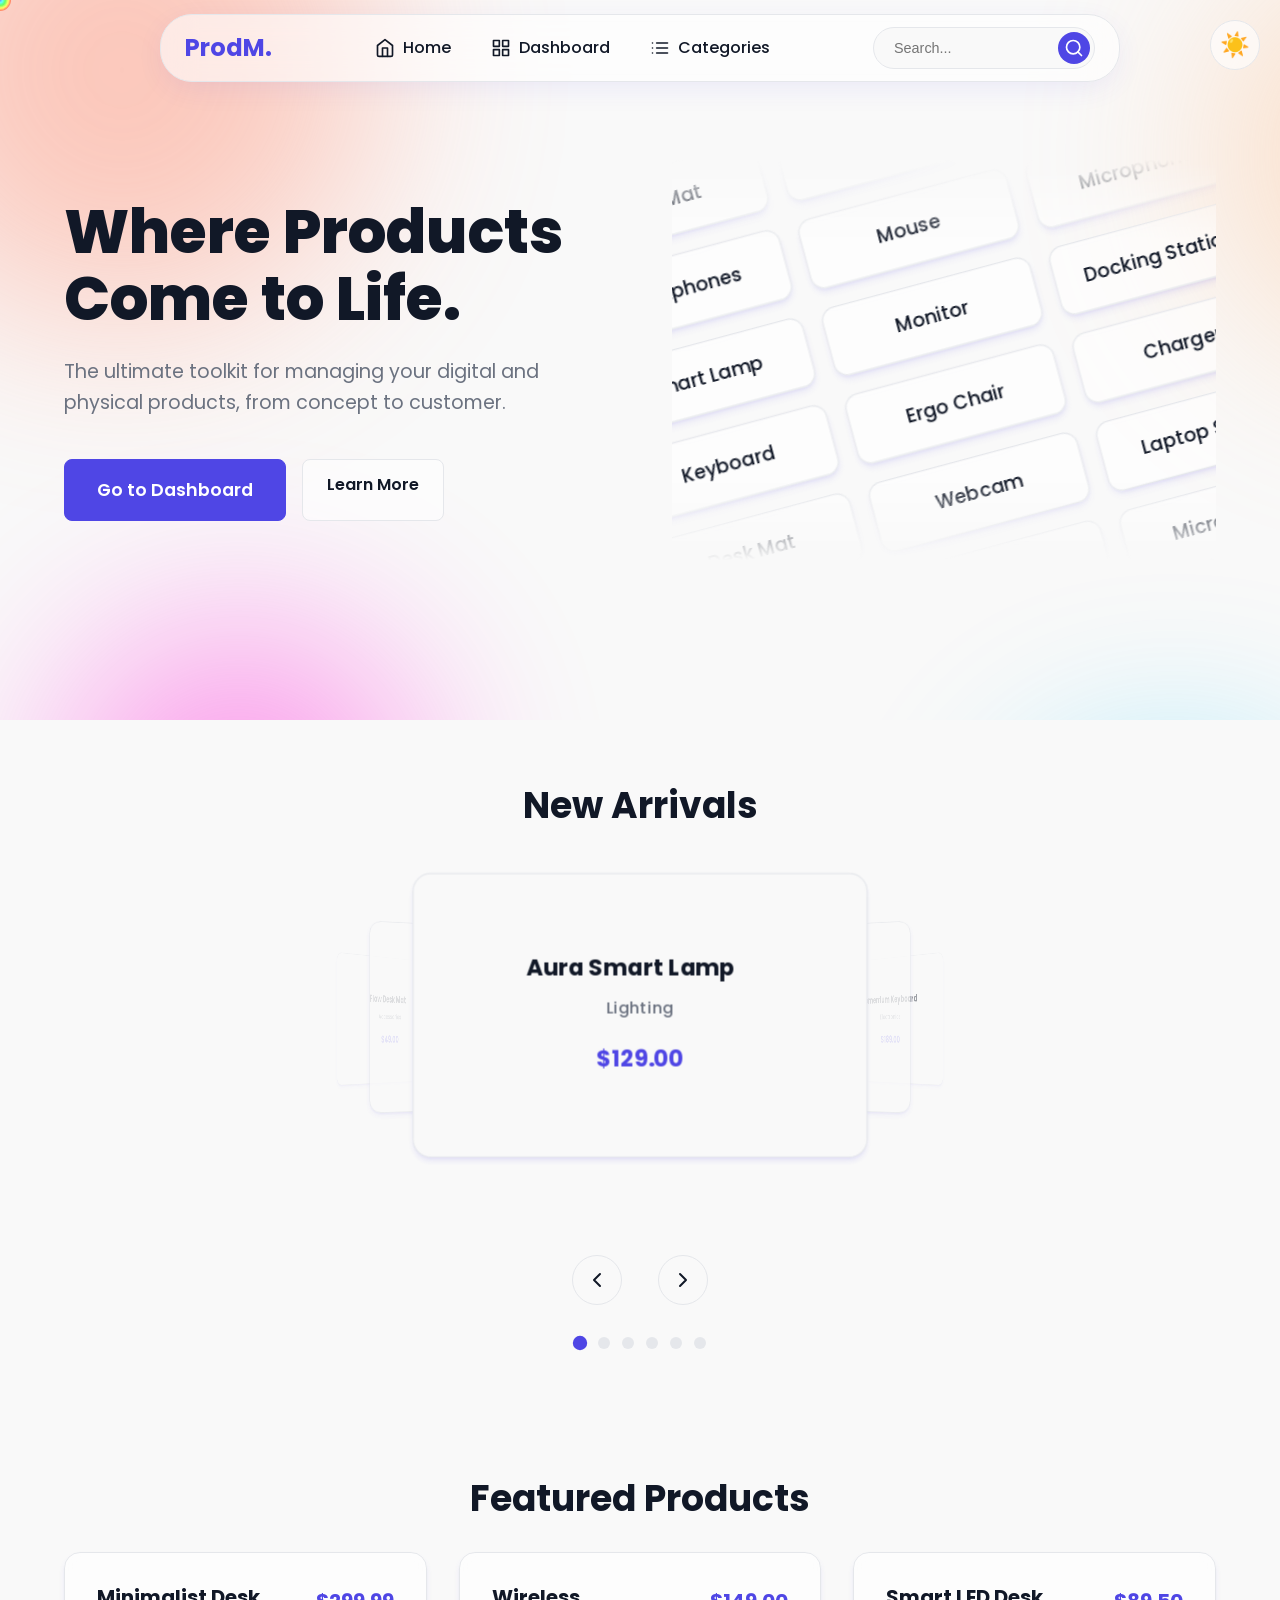
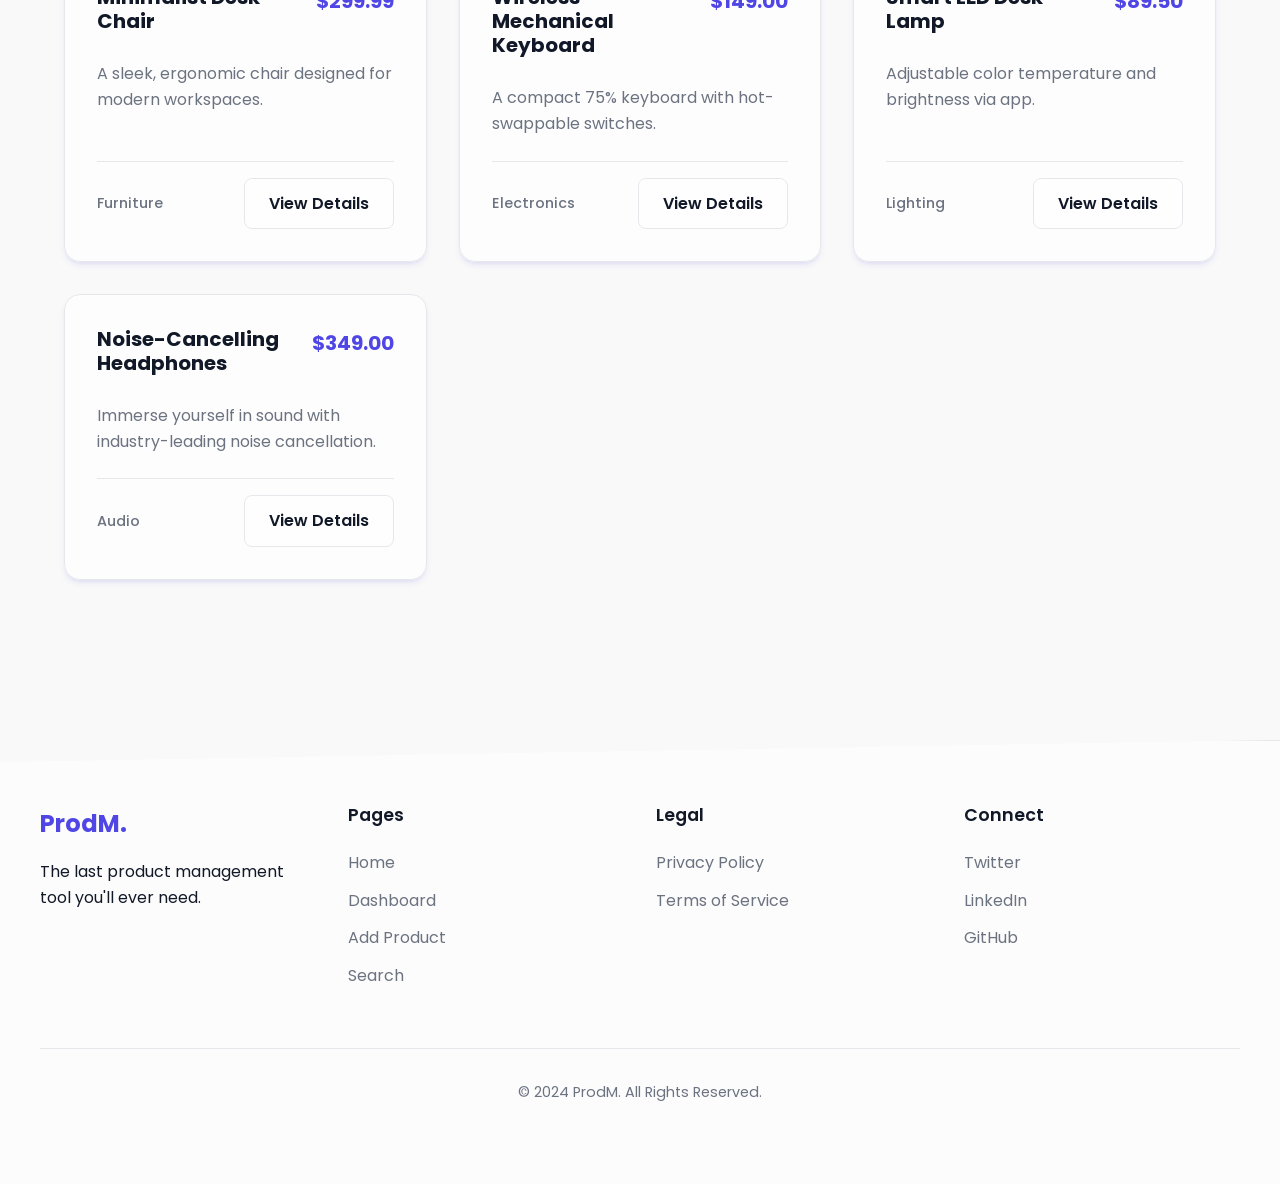
<file: index.html>
<!DOCTYPE html>
<html lang="en">
<head>
    <meta charset="UTF-8">
    <meta name="viewport" content="width=device-width, initial-scale=1.0">
    <title>Product Management</title>
    <link rel="stylesheet" href="css/style.css">
    <link rel="stylesheet" href="css/index.css">
</head>
<body>

    <header>
        <nav>
            <a href="index.html" class="logo">ProdM.</a>
            <ul class="nav-links">
                <div class="nav-highlight"></div>
                <li><a href="index.html"><svg xmlns="http://www.w3.org/2000/svg" width="20" height="20" viewBox="0 0 24 24" fill="none" stroke="currentColor" stroke-width="2" stroke-linecap="round" stroke-linejoin="round"><path d="M3 9l9-7 9 7v11a2 2 0 0 1-2 2H5a2 2 0 0 1-2-2z"></path><polyline points="9 22 9 12 15 12 15 22"></polyline></svg><span>Home</span></a></li>
                <li><a href="dashboard.html"><svg xmlns="http://www.w3.org/2000/svg" width="20" height="20" viewBox="0 0 24 24" fill="none" stroke="currentColor" stroke-width="2" stroke-linecap="round" stroke-linejoin="round"><rect x="3" y="3" width="7" height="7"></rect><rect x="14" y="3" width="7" height="7"></rect><rect x="14" y="14" width="7" height="7"></rect><rect x="3" y="14" width="7" height="7"></rect></svg><span>Dashboard</span></a></li>
                <li class="has-dropdown">
                    <a href="#"><svg xmlns="http://www.w3.org/2000/svg" width="20" height="20" viewBox="0 0 24 24" fill="none" stroke="currentColor" stroke-width="2" stroke-linecap="round" stroke-linejoin="round"><line x1="8" y1="6" x2="21" y2="6"></line><line x1="8" y1="12" x2="21" y2="12"></line><line x1="8" y1="18" x2="21" y2="18"></line><line x1="3" y1="6" x2="3.01" y2="6"></line><line x1="3" y1="12" x2="3.01" y2="12"></line><line x1="3" y1="18" x2="3.01" y2="18"></line></svg><span>Categories</span></a>
                    <ul class="dropdown-menu">
                        <li><a href="#">Furniture</a></li>
                        <li><a href="#">Electronics</a></li>
                        <li><a href="#">Lighting</a></li>
                        <li><a href="#">Audio</a></li>
                        <li><a href="dashboard-categories.html">All Categories</a></li>
                    </ul>
                </li>
            </ul>
            <form action="search.html" method="GET" class="nav-search-form">
                <input type="search" name="query" placeholder="Search..." class="nav-search-input">
                <button type="submit" aria-label="Search button">
                    <svg xmlns="http://www.w3.org/2000/svg" width="20" height="20" viewBox="0 0 24 24" fill="none" stroke="currentColor" stroke-width="2" stroke-linecap="round" stroke-linejoin="round"><circle cx="11" cy="11" r="8"></circle><line x1="21" y1="21" x2="16.65" y2="16.65"></line></svg>
                </button>
            </form>
        </nav>
    </header>

    <main>
        <section class="hero">
            <div class="aurora-bg">
                <div class="aurora-dot"></div>
                <div class="aurora-dot"></div>
                <div class="aurora-dot"></div>
                <div class="aurora-dot"></div>
            </div>
            <div class="hero-content container">
                <div class="hero-text">
                    <h1 class="hero-title">Where Products Come to Life.</h1>
                    <p class="hero-subtitle">The ultimate toolkit for managing your digital and physical products, from concept to customer.</p>
                    <div class="hero-cta">
                        <a href="dashboard.html" class="btn btn-primary">Go to Dashboard</a>
                        <a href="#" class="btn btn-secondary">Learn More</a>
                    </div>
                </div>
                <div class="hero-visual">
                    <div class="scrolling-columns">
                        <div class="scrolling-column">
                            <div class="product-card-sm panel">Keyboard</div>
                            <div class="product-card-sm panel">Desk Mat</div>
                            <div class="product-card-sm panel">Headphones</div>
                            <div class="product-card-sm panel">Smart Lamp</div>
                             <!-- Duplicate for infinite scroll -->
                            <div class="product-card-sm panel">Keyboard</div>
                            <div class="product-card-sm panel">Desk Mat</div>
                            <div class="product-card-sm panel">Headphones</div>
                            <div class="product-card-sm panel">Smart Lamp</div>
                        </div>
                        <div class="scrolling-column">
                            <div class="product-card-sm panel">Ergo Chair</div>
                            <div class="product-card-sm panel">Webcam</div>
                            <div class="product-card-sm panel">Mouse</div>
                            <div class="product-card-sm panel">Monitor</div>
                             <!-- Duplicate for infinite scroll -->
                            <div class="product-card-sm panel">Ergo Chair</div>
                            <div class="product-card-sm panel">Webcam</div>
                            <div class="product-card-sm panel">Mouse</div>
                            <div class="product-card-sm panel">Monitor</div>
                        </div>
                         <div class="scrolling-column">
                            <div class="product-card-sm panel">Charger</div>
                            <div class="product-card-sm panel">Laptop Stand</div>
                            <div class="product-card-sm panel">Microphone</div>
                            <div class="product-card-sm panel">Docking Station</div>
                             <!-- Duplicate for infinite scroll -->
                            <div class="product-card-sm panel">Charger</div>
                            <div class="product-card-sm panel">Laptop Stand</div>
                            <div class="product-card-sm panel">Microphone</div>
                            <div class="product-card-sm panel">Docking Station</div>
                        </div>
                    </div>
                </div>
            </div>
        </section>

        <section class="product-carousel-section container">
            <h2 class="section-title">New Arrivals</h2>
            <div class="carousel-3d-container">
                <div class="carousel-3d">
                    <div class="carousel-3d-item">
                        <div class="product-card panel">
                            <h3 class="product-name">Aura Smart Lamp</h3>
                            <p class="product-category">Lighting</p>
                            <span class="product-price">$129.00</span>
                        </div>
                    </div>
                    <div class="carousel-3d-item">
                        <div class="product-card panel">
                            <h3 class="product-name">Ergo-Flow Chair</h3>
                            <p class="product-category">Furniture</p>
                            <span class="product-price">$499.00</span>
                        </div>
                    </div>
                    <div class="carousel-3d-item">
                        <div class="product-card panel">
                            <h3 class="product-name">Momentum Keyboard</h3>
                            <p class="product-category">Electronics</p>
                            <span class="product-price">$189.00</span>
                        </div>
                    </div>
                    <div class="carousel-3d-item">
                       <div class="product-card panel">
                            <h3 class="product-name">Atmos Headphones</h3>
                            <p class="product-category">Audio</p>
                            <span class="product-price">$249.00</span>
                        </div>
                    </div>
                    <div class="carousel-3d-item">
                        <div class="product-card panel">
                            <h3 class="product-name">Flow Desk Mat</h3>
                            <p class="product-category">Accessories</p>
                            <span class="product-price">$49.00</span>
                        </div>
                    </div>
                     <div class="carousel-3d-item">
                        <div class="product-card panel">
                            <h3 class="product-name">Orbit Wireless Charger</h3>
                            <p class="product-category">Accessories</p>
                            <span class="product-price">$79.00</span>
                        </div>
                    </div>
                </div>
            </div>
            <div class="carousel-3d-controls">
                <button class="carousel-3d-prev" aria-label="Previous slide"><svg xmlns="http://www.w3.org/2000/svg" width="24" height="24" viewBox="0 0 24 24" fill="none" stroke="currentColor" stroke-width="2" stroke-linecap="round" stroke-linejoin="round"><path d="M15 18l-6-6 6-6"/></svg></button>
                <button class="carousel-3d-next" aria-label="Next slide"><svg xmlns="http://www.w3.org/2000/svg" width="24" height="24" viewBox="0 0 24 24" fill="none" stroke="currentColor" stroke-width="2" stroke-linecap="round" stroke-linejoin="round"><path d="M9 18l6-6-6-6"/></svg></button>
            </div>
            <div class="carousel-3d-dots">
                <!-- Dots will be managed by JS, but can be hardcoded for this static example -->
                <button class="dot active" data-index="0" aria-label="Go to slide 1"></button>
                <button class="dot" data-index="1" aria-label="Go to slide 2"></button>
                <button class="dot" data-index="2" aria-label="Go to slide 3"></button>
                <button class="dot" data-index="3" aria-label="Go to slide 4"></button>
                <button class="dot" data-index="4" aria-label="Go to slide 5"></button>
                <button class="dot" data-index="5" aria-label="Go to slide 6"></button>
            </div>
        </section>

        <section class="featured-products-section container">
            <h2 class="section-title">Featured Products</h2>
            <div class="product-grid">
                <!-- Product Card 1 -->
                <div class="product-card panel">
                    <div class="product-card-header">
                        <h3 class="product-name">Minimalist Desk Chair</h3>
                        <span class="product-price">$299.99</span>
                    </div>
                    <p class="product-description">A sleek, ergonomic chair designed for modern workspaces.</p>
                    <div class="product-card-footer">
                        <span class="product-category">Furniture</span>
                        <a href="product.html" class="btn btn-secondary">View Details</a>
                    </div>
                </div>
                <!-- Product Card 2 -->
                <div class="product-card panel">
                    <div class="product-card-header">
                        <h3 class="product-name">Wireless Mechanical Keyboard</h3>
                        <span class="product-price">$149.00</span>
                    </div>
                    <p class="product-description">A compact 75% keyboard with hot-swappable switches.</p>
                    <div class="product-card-footer">
                        <span class="product-category">Electronics</span>
                        <a href="product.html" class="btn btn-secondary">View Details</a>
                    </div>
                </div>
                <!-- Product Card 3 -->
                <div class="product-card panel">
                    <div class="product-card-header">
                        <h3 class="product-name">Smart LED Desk Lamp</h3>
                        <span class="product-price">$89.50</span>
                    </div>
                    <p class="product-description">Adjustable color temperature and brightness via app.</p>
                    <div class="product-card-footer">
                        <span class="product-category">Lighting</span>
                        <a href="product.html" class="btn btn-secondary">View Details</a>
                    </div>
                </div>
                 <!-- Product Card 4 -->
                 <div class="product-card panel">
                    <div class="product-card-header">
                        <h3 class="product-name">Noise-Cancelling Headphones</h3>
                        <span class="product-price">$349.00</span>
                    </div>
                    <p class="product-description">Immerse yourself in sound with industry-leading noise cancellation.</p>
                    <div class="product-card-footer">
                        <span class="product-category">Audio</span>
                        <a href="product.html" class="btn btn-secondary">View Details</a>
                    </div>
                </div>
            </div>
        </section>
    </main>

    <footer>
        <div class="footer-grid">
            <div class="footer-column">
                <a href="index.html" class="logo">ProdM.</a>
                <p>The last product management tool you'll ever need.</p>
            </div>
            <div class="footer-column">
                <h4>Pages</h4>
                <ul>
                    <li><a href="index.html">Home</a></li>
                    <li><a href="dashboard.html">Dashboard</a></li>
                    <li><a href="create.html">Add Product</a></li>
                    <li><a href="search.html">Search</a></li>
                </ul>
            </div>
            <div class="footer-column">
                <h4>Legal</h4>
                <ul>
                    <li><a href="#">Privacy Policy</a></li>
                    <li><a href="#">Terms of Service</a></li>
                </ul>
            </div>
            <div class="footer-column">
                <h4>Connect</h4>
                <ul>
                    <li><a href="#">Twitter</a></li>
                    <li><a href="#">LinkedIn</a></li>
                    <li><a href="#">GitHub</a></li>
                </ul>
            </div>
        </div>
        <div class="footer-bottom">
            <p>&copy; 2024 ProdM. All Rights Reserved.</p>
        </div>
    </footer>

    <button id="theme-toggle" class="theme-toggle" aria-label="Toggle dark mode">
        <span class="icon-sun">☀️</span>
        <span class="icon-moon">🌙</span>
    </button>

    <div class="toast-container"></div>

    <script src="js/main.js"></script>
    <script src="js/carousel.js"></script>
    <script src="js/mouse-trail.js"></script>
    <script src="js/hero-scroll.js"></script>

    <svg id="gooey-svg" xmlns="http://www.w3.org/2000/svg" version="1.1">
        <defs>
          <filter id="gooey">
            <feGaussianBlur in="SourceGraphic" stdDeviation="8" result="blur" />
            <feColorMatrix in="blur" mode="matrix" values="1 0 0 0 0  0 1 0 0 0  0 0 1 0 0  0 0 0 18 -7" result="goo" />
            <feBlend in="SourceGraphic" in2="goo" />
          </filter>
        </defs>
    </svg>
</body>
</html>
</file>
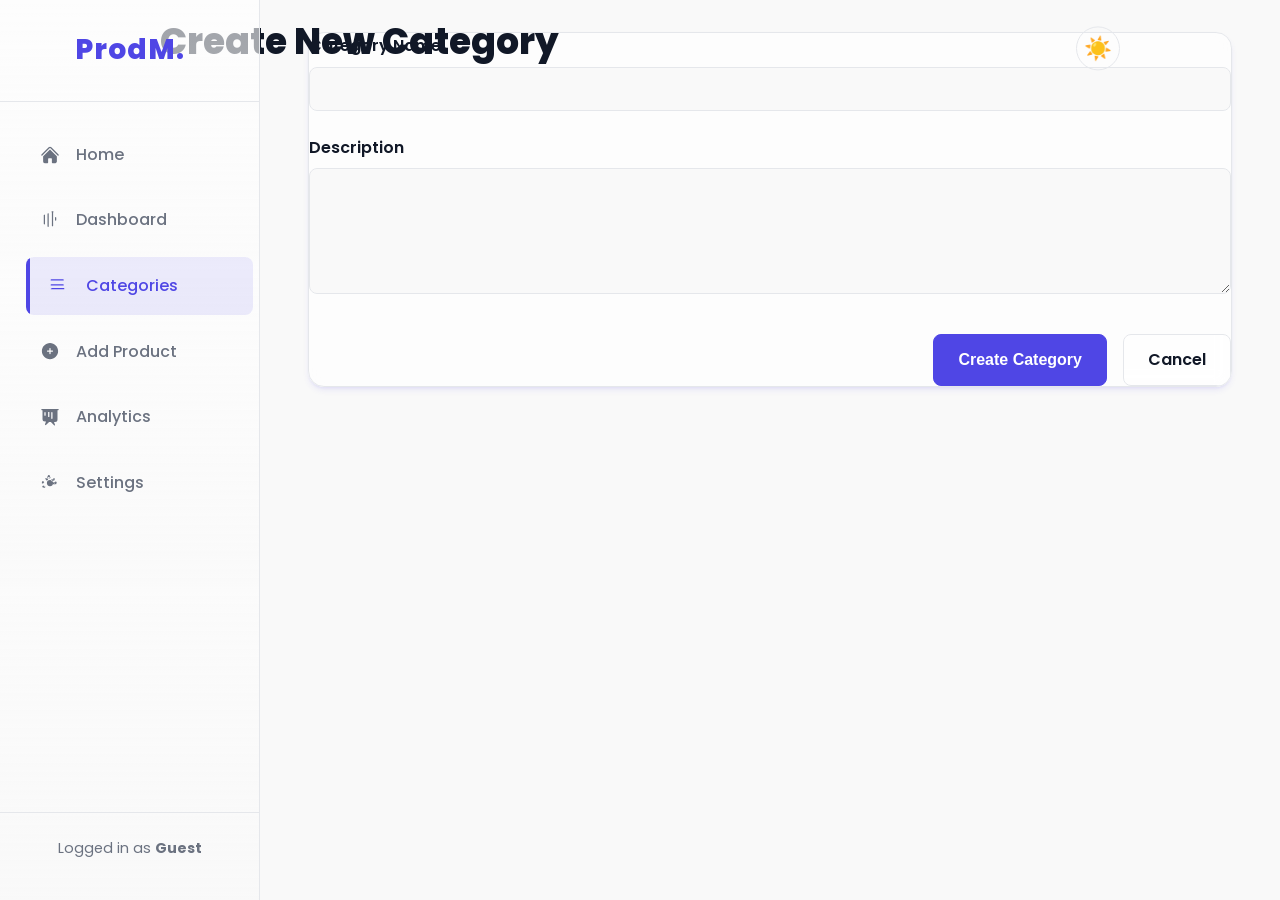
<file: create-category.html>
<!DOCTYPE html>
<html lang="en">
<head>
    <meta charset="UTF-8">
    <meta name="viewport" content="width=device-width, initial-scale=1.0">
    <title>Create New Category - ProdM</title>
    <link rel="stylesheet" href="css/style.css">
    <link rel="stylesheet" href="css/dashboard.css">
    <link rel="stylesheet" href="css/form.css">
</head>
<body>

    <div class="dashboard-layout">
        <aside class="sidebar">
            <div class="sidebar-header">
                <a href="index.html" class="logo">ProdM.</a>
            </div>
            <nav class="sidebar-nav">
                <ul>
                    <li><a href="index.html"><svg xmlns="http://www.w3.org/2000/svg" viewBox="0 0 24 24" fill="currentColor" width="20" height="20"><path d="M11.47 3.84a.75.75 0 011.06 0l8.69 8.69a.75.75 0 101.06-1.06l-8.68-8.69a2.25 2.25 0 00-3.18 0l-8.69 8.69a.75.75 0 001.06 1.06l8.69-8.69z" /><path d="M12 5.432l8.159 8.159c.03.03.06.058.091.086v6.198c0 1.035-.84 1.875-1.875 1.875H15a.75.75 0 01-.75-.75v-4.5a.75.75 0 00-.75-.75h-3a.75.75 0 00-.75.75V21a.75.75 0 01-.75.75H5.625a1.875 1.875 0 01-1.875-1.875v-6.198a2.29 2.29 0 00.091-.086L12 5.43z" /></svg><span>Home</span></a></li>
                    <li><a href="dashboard.html"><svg xmlns="http://www.w3.org/2000/svg" viewBox="0 0 24 24" fill="currentColor" width="20" height="20"><path d="M10.5 4.5a.75.75 0 00-1.5 0v15a.75.75 0 001.5 0v-15z" /><path d="M6 6.75A.75.75 0 004.5 6v10.5a.75.75 0 001.5 0V6.75zM15 1.5A.75.75 0 0115.75 3v15.75a.75.75 0 01-1.5 0V3A.75.75 0 0115 1.5z" /><path d="M19.5 9.75A.75.75 0 0018 9v3a.75.75 0 001.5 0v-3z" /></svg><span>Dashboard</span></a></li>
                    <li class="active"><a href="dashboard-categories.html"><svg xmlns="http://www.w3.org/2000/svg" viewBox="0 0 24 24" fill="currentColor" width="20" height="20"><path fill-rule="evenodd" d="M.75 4.75A.75.75 0 011.5 4h14.25a.75.75 0 010 1.5H1.5A.75.75 0 01.75 4.75zM1.5 10a.75.75 0 000 1.5h14.25a.75.75 0 000-1.5H1.5zM1.5 15.25a.75.75 0 01.75-.75h14.25a.75.75 0 010 1.5H1.5a.75.75 0 01-.75-.75z" clip-rule="evenodd" /></svg><span>Categories</span></a></li>
                    <li><a href="create.html"><svg xmlns="http://www.w3.org/2000/svg" viewBox="0 0 24 24" fill="currentColor" width="20" height="20"><path fill-rule="evenodd" d="M12 2.25c-5.385 0-9.75 4.365-9.75 9.75s4.365 9.75 9.75 9.75 9.75-4.365 9.75-9.75S17.385 2.25 12 2.25zM12.75 9a.75.75 0 00-1.5 0v2.25H9a.75.75 0 000 1.5h2.25V15a.75.75 0 001.5 0v-2.25H15a.75.75 0 000-1.5h-2.25V9z" clip-rule="evenodd" /></svg><span>Add Product</span></a></li>
                    <li><a href="#"><svg xmlns="http://www.w3.org/2000/svg" viewBox="0 0 24 24" fill="currentColor" width="20" height="20"><path fill-rule="evenodd" d="M2.25 2.25a.75.75 0 000 1.5H3v10.5a3 3 0 003 3h1.21l-1.172 3.513a.75.75 0 001.424.474L10.93 18H13.07l3.498 3.737a.75.75 0 001.424-.474L16.79 18h1.21a3 3 0 003-3V3.75h.75a.75.75 0 000-1.5H2.25zM6 6a.75.75 0 01.75.75v3a.75.75 0 01-1.5 0v-3A.75.75 0 016 6zm4.5 0A.75.75 0 0111.25 6v5.25a.75.75 0 01-1.5 0V6A.75.75 0 0110.5 6zm3.75 0a.75.75 0 01.75.75v6.75a.75.75 0 01-1.5 0V6.75a.75.75 0 01.75-.75z" clip-rule="evenodd" /></svg><span>Analytics</span></a></li>
                    <li><a href="#"><svg xmlns="http://www.w3.org/2000/svg" viewBox="0 0 24 24" fill="currentColor" width="20" height="20"><path fill-rule="evenodd" d="M11.078 2.25c-.917 0-1.699.663-1.946 1.55l-.29 1.012a.75.75 0 00.34 1.05l1.19.715a.75.75 0 001.05-.34l.29-1.012A2.25 2.25 0 0011.078 2.25zM12.242 4.13l.29 1.012a.75.75 0 01-.34 1.05l-1.19.715a.75.75 0 01-1.05-.34l-.29-1.012a.75.75 0 01.946-.805l1.634.486zM15.945 6.48l1.012-.29a.75.75 0 01.805.946l-.486 1.634a.75.75 0 01-1.05.34l-1.19-.715a.75.75 0 01.34-1.05zm-2.828 2.828l1.19.715a.75.75 0 001.05-.34l.486-1.634a.75.75 0 00-.805-.946l-1.012.29a.75.75 0 00-.34 1.05zM18.19 10.18l1.012.29a.75.75 0 01.805.946l-.486 1.634a.75.75 0 01-1.05.34l-1.19-.715a.75.75 0 01.34-1.05zm-2.828 2.828l1.19.715a.75.75 0 001.05-.34l.486-1.634a.75.75 0 00-.805-.946l-1.012.29a.75.75 0 00-.34 1.05zM12 15.75a3.75 3.75 0 100-7.5 3.75 3.75 0 000 7.5zM6.48 15.945l-.29 1.012a.75.75 0 01-.946.805l-1.634-.486a.75.75 0 01-.805-.946l.29-1.012a.75.75 0 001.05-.34l1.19.715a.75.75 0 00.34 1.05zM4.13 12.242l-1.012.29a.75.75 0 01-.946-.805l.486-1.634a.75.75 0 011.05-.34l1.19.715a.75.75 0 01-.34 1.05zM6.48 8.055l-.29-1.012a.75.75 0 01.946-.805l1.634.486a.75.75 0 01.805.946l-.29 1.012a.75.75 0 00-1.05.34l-1.19-.715a.75.75 0 00-.34-1.05z" clip-rule="evenodd" /></svg><span>Settings</span></a></li>
                </ul>
            </nav>
            <div class="sidebar-footer">
                <p>Logged in as <strong>Guest</strong></p>
            </div>
        </aside>

        <main class="main-content">
            <header class="main-header">
                <h1>Create New Category</h1>
                <div class="header-actions">
                    <button id="theme-toggle-dash" class="theme-toggle-dash" aria-label="Toggle dark mode">
                        <span class="icon-sun">☀️</span>
                        <span class="icon-moon">🌙</span>
                    </button>
                </div>
            </header>

            <div class="content-panel panel">
                <form action="#" method="POST" class="category-form">
                    <div class="form-group">
                        <label for="name">Category Name</label>
                        <input type="text" id="name" name="name" required>
                    </div>
                    <div class="form-group">
                        <label for="description">Description</label>
                        <textarea id="description" name="description" rows="4"></textarea>
                    </div>
                    <div class="form-actions">
                        <button type="submit" class="btn btn-primary">Create Category</button>
                        <a href="dashboard-categories.html" class="btn btn-secondary">Cancel</a>
                    </div>
                </form>
            </div>
        </main>
    </div>

    <div class="toast-container"></div>
    <script src="js/main.js"></script>
</body>
</html>
</file>
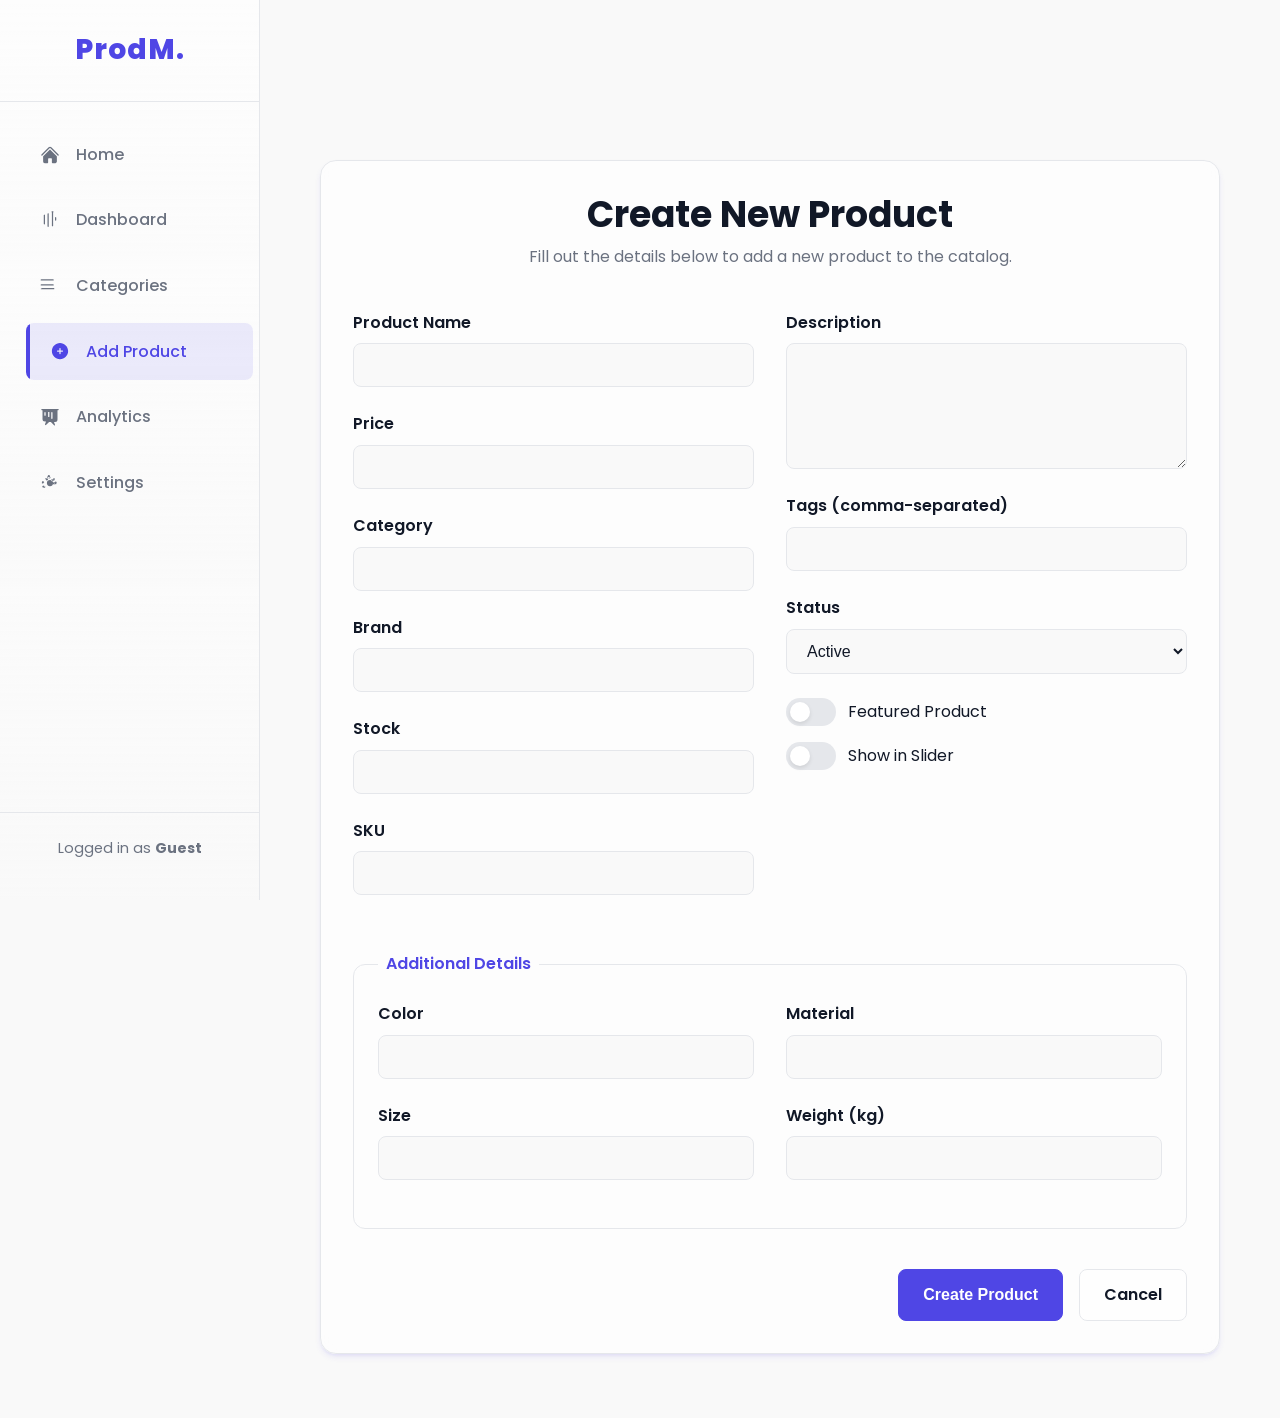
<file: create.html>
<!DOCTYPE html>
<html lang="en">
<head>
    <meta charset="UTF-8">
    <meta name="viewport" content="width=device-width, initial-scale=1.0">
    <title>Create Product - ProdM Dashboard</title>
    <link rel="stylesheet" href="css/style.css">
    <link rel="stylesheet" href="css/dashboard.css">
    <link rel="stylesheet" href="css/form.css">
</head>
<body>

    <div class="dashboard-layout">
        <aside class="sidebar">
            <div class="sidebar-header">
                <a href="index.html" class="logo">ProdM.</a>
            </div>
            <nav class="sidebar-nav">
                <ul>
                    <li><a href="index.html"><svg xmlns="http://www.w3.org/2000/svg" viewBox="0 0 24 24" fill="currentColor" width="20" height="20"><path d="M11.47 3.84a.75.75 0 011.06 0l8.69 8.69a.75.75 0 101.06-1.06l-8.68-8.69a2.25 2.25 0 00-3.18 0l-8.69 8.69a.75.75 0 001.06 1.06l8.69-8.69z" /><path d="M12 5.432l8.159 8.159c.03.03.06.058.091.086v6.198c0 1.035-.84 1.875-1.875 1.875H15a.75.75 0 01-.75-.75v-4.5a.75.75 0 00-.75-.75h-3a.75.75 0 00-.75.75V21a.75.75 0 01-.75.75H5.625a1.875 1.875 0 01-1.875-1.875v-6.198a2.29 2.29 0 00.091-.086L12 5.43z" /></svg><span>Home</span></a></li>
                    <li><a href="dashboard.html"><svg xmlns="http://www.w3.org/2000/svg" viewBox="0 0 24 24" fill="currentColor" width="20" height="20"><path d="M10.5 4.5a.75.75 0 00-1.5 0v15a.75.75 0 001.5 0v-15z" /><path d="M6 6.75A.75.75 0 004.5 6v10.5a.75.75 0 001.5 0V6.75zM15 1.5A.75.75 0 0115.75 3v15.75a.75.75 0 01-1.5 0V3A.75.75 0 0115 1.5z" /><path d="M19.5 9.75A.75.75 0 0018 9v3a.75.75 0 001.5 0v-3z" /></svg><span>Dashboard</span></a></li>
                    <li><a href="dashboard-categories.html"><svg xmlns="http://www.w3.org/2000/svg" viewBox="0 0 24 24" fill="currentColor" width="20" height="20"><path fill-rule="evenodd" d="M.75 4.75A.75.75 0 011.5 4h14.25a.75.75 0 010 1.5H1.5A.75.75 0 01.75 4.75zM1.5 10a.75.75 0 000 1.5h14.25a.75.75 0 000-1.5H1.5zM1.5 15.25a.75.75 0 01.75-.75h14.25a.75.75 0 010 1.5H1.5a.75.75 0 01-.75-.75z" clip-rule="evenodd" /></svg><span>Categories</span></a></li>
                    <li class="active"><a href="create.html"><svg xmlns="http://www.w3.org/2000/svg" viewBox="0 0 24 24" fill="currentColor" width="20" height="20"><path fill-rule="evenodd" d="M12 2.25c-5.385 0-9.75 4.365-9.75 9.75s4.365 9.75 9.75 9.75 9.75-4.365 9.75-9.75S17.385 2.25 12 2.25zM12.75 9a.75.75 0 00-1.5 0v2.25H9a.75.75 0 000 1.5h2.25V15a.75.75 0 001.5 0v-2.25H15a.75.75 0 000-1.5h-2.25V9z" clip-rule="evenodd" /></svg><span>Add Product</span></a></li>
                    <li><a href="#"><svg xmlns="http://www.w3.org/2000/svg" viewBox="0 0 24 24" fill="currentColor" width="20" height="20"><path fill-rule="evenodd" d="M2.25 2.25a.75.75 0 000 1.5H3v10.5a3 3 0 003 3h1.21l-1.172 3.513a.75.75 0 001.424.474L10.93 18H13.07l3.498 3.737a.75.75 0 001.424-.474L16.79 18h1.21a3 3 0 003-3V3.75h.75a.75.75 0 000-1.5H2.25zM6 6a.75.75 0 01.75.75v3a.75.75 0 01-1.5 0v-3A.75.75 0 016 6zm4.5 0A.75.75 0 0111.25 6v5.25a.75.75 0 01-1.5 0V6A.75.75 0 0110.5 6zm3.75 0a.75.75 0 01.75.75v6.75a.75.75 0 01-1.5 0V6.75a.75.75 0 01.75-.75z" clip-rule="evenodd" /></svg><span>Analytics</span></a></li>
                    <li><a href="#"><svg xmlns="http://www.w3.org/2000/svg" viewBox="0 0 24 24" fill="currentColor" width="20" height="20"><path fill-rule="evenodd" d="M11.078 2.25c-.917 0-1.699.663-1.946 1.55l-.29 1.012a.75.75 0 00.34 1.05l1.19.715a.75.75 0 001.05-.34l.29-1.012A2.25 2.25 0 0011.078 2.25zM12.242 4.13l.29 1.012a.75.75 0 01-.34 1.05l-1.19.715a.75.75 0 01-1.05-.34l-.29-1.012a.75.75 0 01.946-.805l1.634.486zM15.945 6.48l1.012-.29a.75.75 0 01.805.946l-.486 1.634a.75.75 0 01-1.05.34l-1.19-.715a.75.75 0 01.34-1.05zm-2.828 2.828l1.19.715a.75.75 0 001.05-.34l.486-1.634a.75.75 0 00-.805-.946l-1.012.29a.75.75 0 00-.34 1.05zM18.19 10.18l1.012.29a.75.75 0 01.805.946l-.486 1.634a.75.75 0 01-1.05.34l-1.19-.715a.75.75 0 01.34-1.05zm-2.828 2.828l1.19.715a.75.75 0 001.05-.34l.486-1.634a.75.75 0 00-.805-.946l-1.012.29a.75.75 0 00-.34 1.05zM12 15.75a3.75 3.75 0 100-7.5 3.75 3.75 0 000 7.5zM6.48 15.945l-.29 1.012a.75.75 0 01-.946.805l-1.634-.486a.75.75 0 01-.805-.946l.29-1.012a.75.75 0 001.05-.34l1.19.715a.75.75 0 00.34 1.05zM4.13 12.242l-1.012.29a.75.75 0 01-.946-.805l.486-1.634a.75.75 0 011.05-.34l1.19.715a.75.75 0 01-.34 1.05zM6.48 8.055l-.29-1.012a.75.75 0 01.946-.805l1.634.486a.75.75 0 01.805.946l-.29 1.012a.75.75 0 00-1.05.34l-1.19-.715a.75.75 0 00-.34-1.05z" clip-rule="evenodd" /></svg><span>Settings</span></a></li>
                </ul>
            </nav>
            <div class="sidebar-footer">
                <p>Logged in as <strong>Guest</strong></p>
            </div>
        </aside>

        <main class="main-content">
            <div class="form-container panel">
                <h1 class="form-title">Create New Product</h1>
                <p class="form-subtitle">Fill out the details below to add a new product to the catalog.</p>

                <form action="#" method="POST" class="product-form">
                    <div class="form-grid">
                        <!-- Column 1 -->
                        <div class="form-column">
                            <div class="form-group">
                                <label for="name">Product Name</label>
                                <input type="text" id="name" name="name" required>
                            </div>
                            <div class="form-group">
                                <label for="price">Price</label>
                                <input type="number" id="price" name="price" step="0.01" min="0" required>
                            </div>
                            <div class="form-group">
                                <label for="category">Category</label>
                                <input type="text" id="category" name="category" required>
                            </div>
                            <div class="form-group">
                                <label for="brand">Brand</label>
                                <input type="text" id="brand" name="brand">
                            </div>
                            <div class="form-group">
                                <label for="stock">Stock</label>
                                <input type="number" id="stock" name="stock" min="0" required>
                            </div>
                             <div class="form-group">
                                <label for="sku">SKU</label>
                                <input type="text" id="sku" name="sku">
                            </div>
                        </div>
                        <!-- Column 2 -->
                        <div class="form-column">
                            <div class="form-group">
                                <label for="description">Description</label>
                                <textarea id="description" name="description" rows="4"></textarea>
                            </div>
                            <div class="form-group">
                                <label for="tags">Tags (comma-separated)</label>
                                <input type="text" id="tags" name="tags">
                            </div>
                             <div class="form-group">
                                <label for="status">Status</label>
                                <select id="status" name="status">
                                    <option value="active">Active</option>
                                    <option value="archived">Archived</option>
                                    <option value="draft">Draft</option>
                                </select>
                            </div>
                            <div class="form-group-inline switch-group">
                                <div class="switch-container">
                                    <label class="switch">
                                        <input type="checkbox" id="featured" name="featured">
                                        <span class="slider"></span>
                                    </label>
                                    <label for="featured">Featured Product</label>
                                </div>
                                <div class="switch-container">
                                    <label class="switch">
                                        <input type="checkbox" id="in-slider" name="in-slider">
                                        <span class="slider"></span>
                                    </label>
                                    <label for="in-slider">Show in Slider</label>
                                </div>
                            </div>
                        </div>
                    </div>

                    <fieldset class="form-fieldset">
                        <legend>Additional Details</legend>
                        <div class="form-grid">
                            <div class="form-column">
                                 <div class="form-group">
                                    <label for="color">Color</label>
                                    <input type="text" id="color" name="color">
                                </div>
                                 <div class="form-group">
                                    <label for="size">Size</label>
                                    <input type="text" id="size" name="size">
                                </div>
                            </div>
                            <div class="form-column">
                                 <div class="form-group">
                                    <label for="material">Material</label>
                                    <input type="text" id="material" name="material">
                                </div>
                                 <div class="form-group">
                                    <label for="weight">Weight (kg)</label>
                                    <input type="number" id="weight" name="weight" step="0.01">
                                </div>
                            </div>
                        </div>
                    </fieldset>

                    <div class="form-actions">
                        <button type="submit" class="btn btn-primary btn-submit">
                            <span class="btn-text">Create Product</span>
                            <span class="btn-spinner"></span>
                            <span class="btn-success-icon">✔</span>
                        </button>
                        <a href="dashboard.html" class="btn btn-secondary">Cancel</a>
                    </div>
                </form>
            </div>
        </main>
    </div>

    <div class="toast-container"></div>
    <script src="js/main.js"></script>
    <script src="js/dashboard.js"></script>
    <script>
        // Interactive form submission script
        const form = document.querySelector('.product-form');
        const submitBtn = form.querySelector('.btn-submit');

        form.addEventListener('submit', function(e) {
            e.preventDefault();
            if (submitBtn.classList.contains('loading')) return;

            // --- Start loading state ---
            submitBtn.classList.add('loading');
            submitBtn.disabled = true;

            // --- Simulate network request ---
            setTimeout(() => {
                // --- Switch to success state ---
                submitBtn.classList.remove('loading');
                submitBtn.classList.add('success');

                // --- Show toast and reset form ---
                showToast('Product created successfully!', 'success');
                form.reset();

                // --- Revert button to normal state ---
                setTimeout(() => {
                    submitBtn.classList.remove('success');
                    submitBtn.disabled = false;
                }, 2000);

            }, 1500);
        });
    </script>
</body>
</html>
</file>
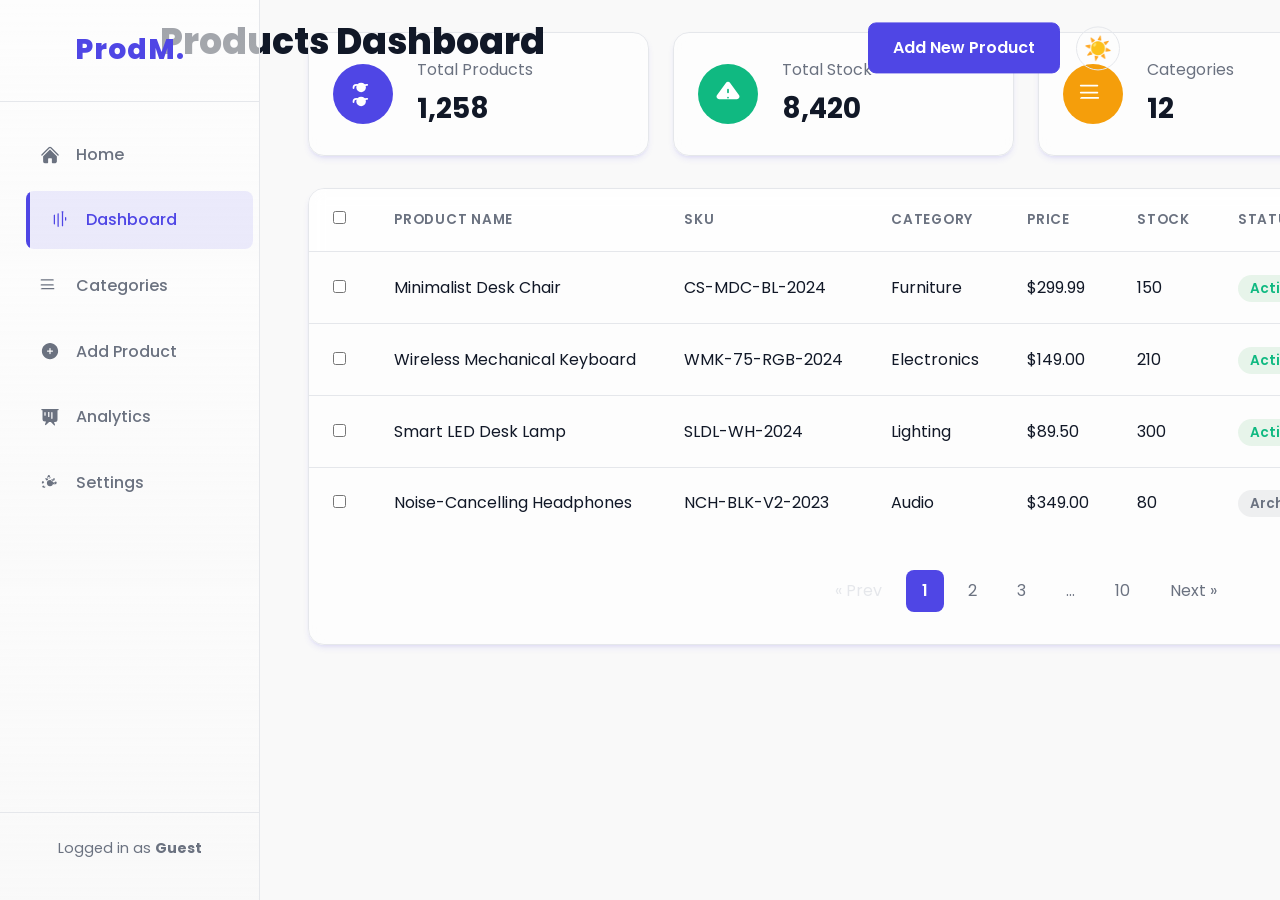
<file: dashboard.html>
<!DOCTYPE html>
<html lang="en">
<head>
    <meta charset="UTF-8">
    <meta name="viewport" content="width=device-width, initial-scale=1.0">
    <title>Dashboard - ProdM</title>
    <link rel="stylesheet" href="css/style.css">
    <link rel="stylesheet" href="css/dashboard.css">
</head>
<body>

    <div class="dashboard-layout">
        <aside class="sidebar">
            <div class="sidebar-header">
                <a href="index.html" class="logo">ProdM.</a>
            </div>
            <nav class="sidebar-nav">
                <ul>
                    <li><a href="index.html"><svg xmlns="http://www.w3.org/2000/svg" viewBox="0 0 24 24" fill="currentColor" width="20" height="20"><path d="M11.47 3.84a.75.75 0 011.06 0l8.69 8.69a.75.75 0 101.06-1.06l-8.68-8.69a2.25 2.25 0 00-3.18 0l-8.69 8.69a.75.75 0 001.06 1.06l8.69-8.69z" /><path d="M12 5.432l8.159 8.159c.03.03.06.058.091.086v6.198c0 1.035-.84 1.875-1.875 1.875H15a.75.75 0 01-.75-.75v-4.5a.75.75 0 00-.75-.75h-3a.75.75 0 00-.75.75V21a.75.75 0 01-.75.75H5.625a1.875 1.875 0 01-1.875-1.875v-6.198a2.29 2.29 0 00.091-.086L12 5.43z" /></svg><span>Home</span></a></li>
                    <li class="active"><a href="dashboard.html"><svg xmlns="http://www.w3.org/2000/svg" viewBox="0 0 24 24" fill="currentColor" width="20" height="20"><path d="M10.5 4.5a.75.75 0 00-1.5 0v15a.75.75 0 001.5 0v-15z" /><path d="M6 6.75A.75.75 0 004.5 6v10.5a.75.75 0 001.5 0V6.75zM15 1.5A.75.75 0 0115.75 3v15.75a.75.75 0 01-1.5 0V3A.75.75 0 0115 1.5z" /><path d="M19.5 9.75A.75.75 0 0018 9v3a.75.75 0 001.5 0v-3z" /></svg><span>Dashboard</span></a></li>
                    <li><a href="dashboard-categories.html"><svg xmlns="http://www.w3.org/2000/svg" viewBox="0 0 24 24" fill="currentColor" width="20" height="20"><path fill-rule="evenodd" d="M.75 4.75A.75.75 0 011.5 4h14.25a.75.75 0 010 1.5H1.5A.75.75 0 01.75 4.75zM1.5 10a.75.75 0 000 1.5h14.25a.75.75 0 000-1.5H1.5zM1.5 15.25a.75.75 0 01.75-.75h14.25a.75.75 0 010 1.5H1.5a.75.75 0 01-.75-.75z" clip-rule="evenodd" /></svg><span>Categories</span></a></li>
                    <li><a href="create.html"><svg xmlns="http://www.w3.org/2000/svg" viewBox="0 0 24 24" fill="currentColor" width="20" height="20"><path fill-rule="evenodd" d="M12 2.25c-5.385 0-9.75 4.365-9.75 9.75s4.365 9.75 9.75 9.75 9.75-4.365 9.75-9.75S17.385 2.25 12 2.25zM12.75 9a.75.75 0 00-1.5 0v2.25H9a.75.75 0 000 1.5h2.25V15a.75.75 0 001.5 0v-2.25H15a.75.75 0 000-1.5h-2.25V9z" clip-rule="evenodd" /></svg><span>Add Product</span></a></li>
                    <li><a href="#"><svg xmlns="http://www.w3.org/2000/svg" viewBox="0 0 24 24" fill="currentColor" width="20" height="20"><path fill-rule="evenodd" d="M2.25 2.25a.75.75 0 000 1.5H3v10.5a3 3 0 003 3h1.21l-1.172 3.513a.75.75 0 001.424.474L10.93 18H13.07l3.498 3.737a.75.75 0 001.424-.474L16.79 18h1.21a3 3 0 003-3V3.75h.75a.75.75 0 000-1.5H2.25zM6 6a.75.75 0 01.75.75v3a.75.75 0 01-1.5 0v-3A.75.75 0 016 6zm4.5 0A.75.75 0 0111.25 6v5.25a.75.75 0 01-1.5 0V6A.75.75 0 0110.5 6zm3.75 0a.75.75 0 01.75.75v6.75a.75.75 0 01-1.5 0V6.75a.75.75 0 01.75-.75z" clip-rule="evenodd" /></svg><span>Analytics</span></a></li>
                    <li><a href="#"><svg xmlns="http://www.w3.org/2000/svg" viewBox="0 0 24 24" fill="currentColor" width="20" height="20"><path fill-rule="evenodd" d="M11.078 2.25c-.917 0-1.699.663-1.946 1.55l-.29 1.012a.75.75 0 00.34 1.05l1.19.715a.75.75 0 001.05-.34l.29-1.012A2.25 2.25 0 0011.078 2.25zM12.242 4.13l.29 1.012a.75.75 0 01-.34 1.05l-1.19.715a.75.75 0 01-1.05-.34l-.29-1.012a.75.75 0 01.946-.805l1.634.486zM15.945 6.48l1.012-.29a.75.75 0 01.805.946l-.486 1.634a.75.75 0 01-1.05.34l-1.19-.715a.75.75 0 01.34-1.05zm-2.828 2.828l1.19.715a.75.75 0 001.05-.34l.486-1.634a.75.75 0 00-.805-.946l-1.012.29a.75.75 0 00-.34 1.05zM18.19 10.18l1.012.29a.75.75 0 01.805.946l-.486 1.634a.75.75 0 01-1.05.34l-1.19-.715a.75.75 0 01.34-1.05zm-2.828 2.828l1.19.715a.75.75 0 001.05-.34l.486-1.634a.75.75 0 00-.805-.946l-1.012.29a.75.75 0 00-.34 1.05zM12 15.75a3.75 3.75 0 100-7.5 3.75 3.75 0 000 7.5zM6.48 15.945l-.29 1.012a.75.75 0 01-.946.805l-1.634-.486a.75.75 0 01-.805-.946l.29-1.012a.75.75 0 001.05-.34l1.19.715a.75.75 0 00.34 1.05zM4.13 12.242l-1.012.29a.75.75 0 01-.946-.805l.486-1.634a.75.75 0 011.05-.34l1.19.715a.75.75 0 01-.34 1.05zM6.48 8.055l-.29-1.012a.75.75 0 01.946-.805l1.634.486a.75.75 0 01.805.946l-.29 1.012a.75.75 0 00-1.05.34l-1.19-.715a.75.75 0 00-.34-1.05z" clip-rule="evenodd" /></svg><span>Settings</span></a></li>
                </ul>
            </nav>
            <div class="sidebar-footer">
                <p>Logged in as <strong>Guest</strong></p>
            </div>
        </aside>

        <main class="main-content">
            <header class="main-header">
                <h1>Products Dashboard</h1>
                <div class="header-actions">
                    <a href="create.html" class="btn btn-primary">Add New Product</a>
                    <button id="theme-toggle-dash" class="theme-toggle-dash" aria-label="Toggle dark mode">
                        <span class="icon-sun">☀️</span>
                        <span class="icon-moon">🌙</span>
                    </button>
                </div>
            </header>

            <section class="stats-grid">
                <div class="stat-card panel">
                    <div class="stat-icon icon-products">
                        <svg xmlns="http://www.w3.org/2000/svg" viewBox="0 0 24 24" fill="currentColor"><path d="M6.25 6.375a4.125 4.125 0 118.25 0 4.125 4.125 0 01-8.25 0zM3.125 6.375a3 3 0 013-3h.5a.75.75 0 010 1.5h-.5a1.5 1.5 0 00-1.5 1.5v.5a.75.75 0 01-1.5 0v-.5zM12.125 6.375a3 3 0 013-3h.5a.75.75 0 010 1.5h-.5a1.5 1.5 0 00-1.5 1.5v.5a.75.75 0 01-1.5 0v-.5zM6.25 18.375a4.125 4.125 0 118.25 0 4.125 4.125 0 01-8.25 0zM3.125 18.375a3 3 0 013-3h.5a.75.75 0 010 1.5h-.5a1.5 1.5 0 00-1.5 1.5v.5a.75.75 0 01-1.5 0v-.5zM12.125 18.375a3 3 0 013-3h.5a.75.75 0 010 1.5h-.5a1.5 1.5 0 00-1.5 1.5v.5a.75.75 0 01-1.5 0v-.5z"></path></svg>
                    </div>
                    <div class="stat-info">
                        <span class="stat-title">Total Products</span>
                        <span class="stat-value">1,258</span>
                    </div>
                </div>
                 <div class="stat-card panel">
                    <div class="stat-icon icon-stock">
                        <svg xmlns="http://www.w3.org/2000/svg" viewBox="0 0 24 24" fill="currentColor"><path fill-rule="evenodd" d="M10.152 2.553a2.25 2.25 0 013.696 0l7.5 10.323A2.25 2.25 0 0119.5 16.5h-15a2.25 2.25 0 01-1.848-3.624l7.5-10.323zM12 14.25a.75.75 0 01.75.75v.008a.75.75 0 01-1.5 0v-.008a.75.75 0 01.75-.75zM12 7.5a.75.75 0 00-.75.75v2.25a.75.75 0 001.5 0V8.25A.75.75 0 0012 7.5z" clip-rule="evenodd"></path></svg>
                    </div>
                    <div class="stat-info">
                        <span class="stat-title">Total Stock</span>
                        <span class="stat-value">8,420</span>
                    </div>
                </div>
                 <div class="stat-card panel">
                    <div class="stat-icon icon-categories">
                        <svg xmlns="http://www.w3.org/2000/svg" viewBox="0 0 24 24" fill="currentColor"><path fill-rule="evenodd" d="M.75 4.75A.75.75 0 011.5 4h14.25a.75.75 0 010 1.5H1.5A.75.75 0 01.75 4.75zM1.5 10a.75.75 0 000 1.5h14.25a.75.75 0 000-1.5H1.5zM1.5 15.25a.75.75 0 01.75-.75h14.25a.75.75 0 010 1.5H1.5a.75.75 0 01-.75-.75z" clip-rule="evenodd"></path></svg>
                    </div>
                    <div class="stat-info">
                        <span class="stat-title">Categories</span>
                        <span class="stat-value">12</span>
                    </div>
                </div>
                 <div class="stat-card panel">
                    <div class="stat-icon icon-revenue">
                        <svg xmlns="http://www.w3.org/2000/svg" viewBox="0 0 24 24" fill="currentColor"><path fill-rule="evenodd" d="M12 2.25c-5.385 0-9.75 4.365-9.75 9.75s4.365 9.75 9.75 9.75 9.75-4.365 9.75-9.75S17.385 2.25 12 2.25zM9 11.25a.75.75 0 000 1.5h6a.75.75 0 000-1.5H9z" clip-rule="evenodd"></path></svg>
                    </div>
                    <div class="stat-info">
                        <span class="stat-title">Revenue (Est.)</span>
                        <span class="stat-value">$1.2M</span>
                    </div>
                </div>
            </section>

            <div class="content-panel panel">
                <div class="table-responsive">
                    <table class="product-table">
                        <thead>
                            <tr>
                                <th><input type="checkbox" aria-label="Select all products"></th>
                                <th>Product Name</th>
                                <th>SKU</th>
                                <th>Category</th>
                                <th>Price</th>
                                <th>Stock</th>
                                <th>Status</th>
                                <th>Featured</th>
                                <th>In Slider</th>
                                <th>Actions</th>
                            </tr>
                        </thead>
                        <tbody>
                            <!-- Row 1 -->
                            <tr>
                                <td><input type="checkbox" aria-label="Select product"></td>
                                <td>Minimalist Desk Chair</td>
                                <td>CS-MDC-BL-2024</td>
                                <td>Furniture</td>
                                <td>$299.99</td>
                                <td>150</td>
                                <td><span class="status-badge active">Active</span></td>
                                <td><span class="status-icon true">✔</span></td>
                                <td><span class="status-icon true">✔</span></td>
                                <td class="actions-cell">
                                    <a href="edit.html" title="Edit">✏️</a>
                                    <a href="delete.html" title="Delete">🗑️</a>
                                    <a href="product.html" title="View">👁️</a>
                                </td>
                            </tr>
                            <!-- Row 2 -->
                             <tr>
                                <td><input type="checkbox" aria-label="Select product"></td>
                                <td>Wireless Mechanical Keyboard</td>
                                <td>WMK-75-RGB-2024</td>
                                <td>Electronics</td>
                                <td>$149.00</td>
                                <td>210</td>
                                <td><span class="status-badge active">Active</span></td>
                                <td><span class="status-icon false">✖</span></td>
                                <td><span class="status-icon true">✔</span></td>
                                <td class="actions-cell">
                                    <a href="edit.html" title="Edit">✏️</a>
                                    <a href="delete.html" title="Delete">🗑️</a>
                                    <a href="product.html" title="View">👁️</a>
                                </td>
                            </tr>
                             <!-- Row 3 -->
                             <tr>
                                <td><input type="checkbox" aria-label="Select product"></td>
                                <td>Smart LED Desk Lamp</td>
                                <td>SLDL-WH-2024</td>
                                <td>Lighting</td>
                                <td>$89.50</td>
                                <td>300</td>
                                <td><span class="status-badge active">Active</span></td>
                                <td><span class="status-icon true">✔</span></td>
                                <td><span class="status-icon false">✖</span></td>
                                <td class="actions-cell">
                                    <a href="edit.html" title="Edit">✏️</a>
                                    <a href="delete.html" title="Delete">🗑️</a>
                                    <a href="product.html" title="View">👁️</a>
                                </td>
                            </tr>
                             <!-- Row 4 -->
                             <tr>
                                <td><input type="checkbox" aria-label="Select product"></td>
                                <td>Noise-Cancelling Headphones</td>
                                <td>NCH-BLK-V2-2023</td>
                                <td>Audio</td>
                                <td>$349.00</td>
                                <td>80</td>
                                <td><span class="status-badge archived">Archived</span></td>
                                <td><span class="status-icon false">✖</span></td>
                                <td><span class="status-icon false">✖</span></td>
                                <td class="actions-cell">
                                    <a href="edit.html" title="Edit">✏️</a>
                                    <a href="delete.html" title="Delete">🗑️</a>
                                    <a href="product.html" title="View">👁️</a>
                                </td>
                            </tr>
                        </tbody>
                    </table>
                </div>

                <div class="pagination">
                    <a href="#" class="page-link disabled">&laquo; Prev</a>
                    <a href="#" class="page-link active">1</a>
                    <a href="#" class="page-link">2</a>
                    <a href="#" class="page-link">3</a>
                    <span class="page-link-ellipsis">...</span>
                    <a href="#" class="page-link">10</a>
                    <a href="#" class="page-link">Next &raquo;</a>
                </div>
            </div>
        </main>
    </div>

    <div class="toast-container"></div>
    <script src="js/main.js"></script>
    <script src="js/dashboard.js"></script>
</body>
</html>
</file>
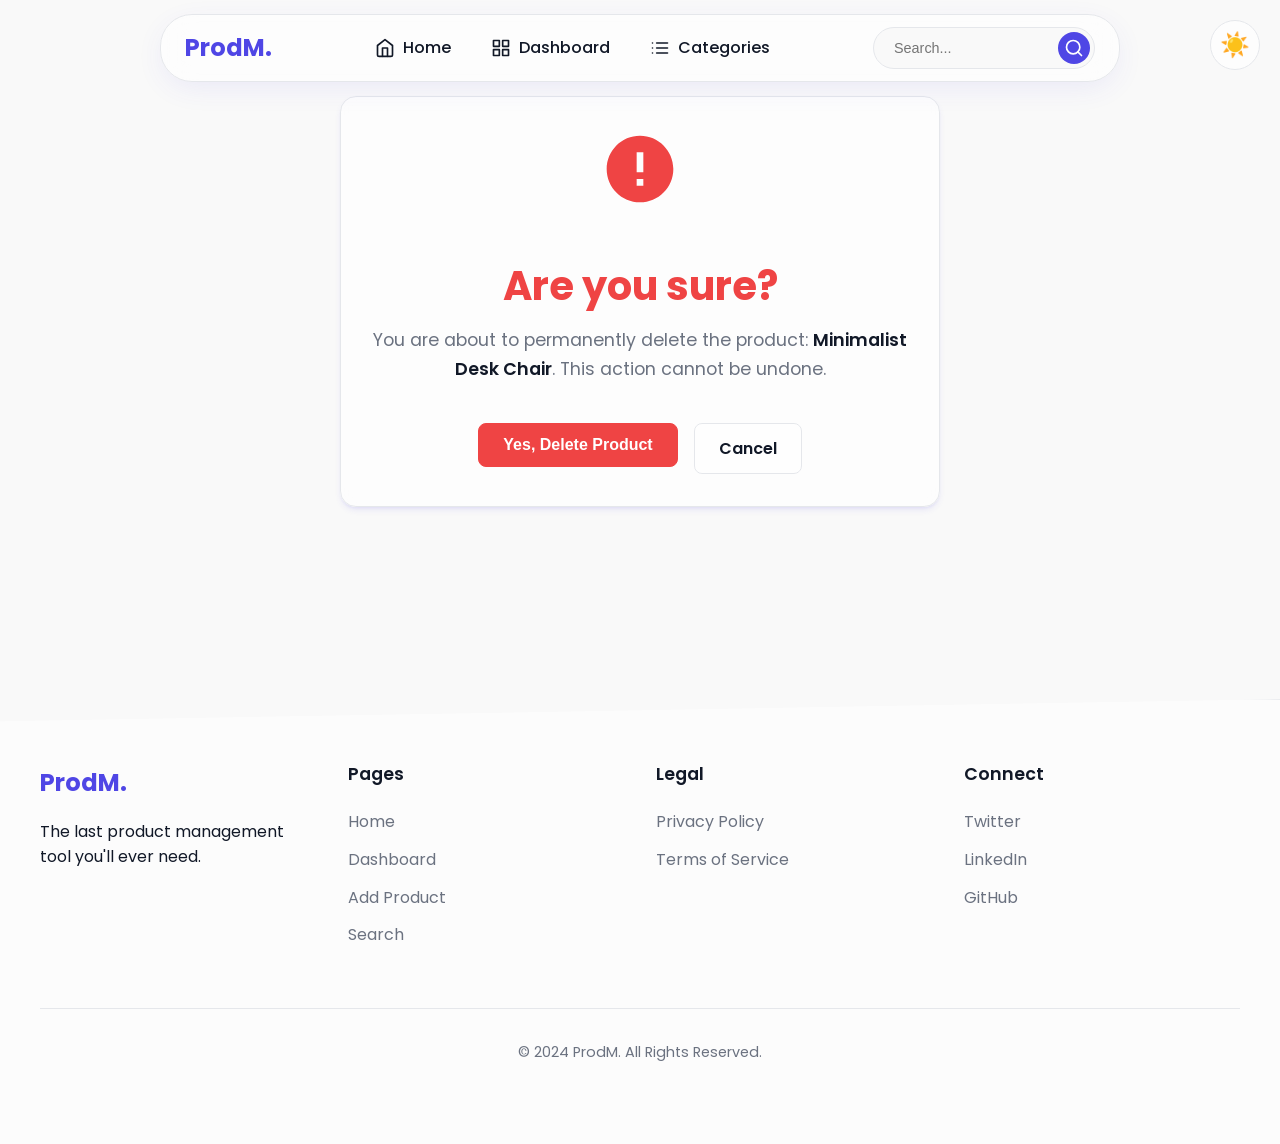
<file: delete.html>
<!DOCTYPE html>
<html lang="en">
<head>
    <meta charset="UTF-8">
    <meta name="viewport" content="width=device-width, initial-scale=1.0">
    <title>Confirm Deletion - ProdM</title>
    <link rel="stylesheet" href="css/style.css">
    <link rel="stylesheet" href="css/delete.css">
</head>
<body>

    <header>
        <nav>
            <a href="index.html" class="logo">ProdM.</a>
            <ul class="nav-links">
                <div class="nav-highlight"></div>
                <li><a href="index.html"><svg xmlns="http://www.w3.org/2000/svg" width="20" height="20" viewBox="0 0 24 24" fill="none" stroke="currentColor" stroke-width="2" stroke-linecap="round" stroke-linejoin="round"><path d="M3 9l9-7 9 7v11a2 2 0 0 1-2 2H5a2 2 0 0 1-2-2z"></path><polyline points="9 22 9 12 15 12 15 22"></polyline></svg><span>Home</span></a></li>
                <li><a href="dashboard.html"><svg xmlns="http://www.w3.org/2000/svg" width="20" height="20" viewBox="0 0 24 24" fill="none" stroke="currentColor" stroke-width="2" stroke-linecap="round" stroke-linejoin="round"><rect x="3" y="3" width="7" height="7"></rect><rect x="14" y="3" width="7" height="7"></rect><rect x="14" y="14" width="7" height="7"></rect><rect x="3" y="14" width="7" height="7"></rect></svg><span>Dashboard</span></a></li>
                <li class="has-dropdown">
                    <a href="#"><svg xmlns="http://www.w3.org/2000/svg" width="20" height="20" viewBox="0 0 24 24" fill="none" stroke="currentColor" stroke-width="2" stroke-linecap="round" stroke-linejoin="round"><line x1="8" y1="6" x2="21" y2="6"></line><line x1="8" y1="12" x2="21" y2="12"></line><line x1="8" y1="18" x2="21" y2="18"></line><line x1="3" y1="6" x2="3.01" y2="6"></line><line x1="3" y1="12" x2="3.01" y2="12"></line><line x1="3" y1="18" x2="3.01" y2="18"></line></svg><span>Categories</span></a>
                    <ul class="dropdown-menu">
                        <li><a href="#">Furniture</a></li>
                        <li><a href="#">Electronics</a></li>
                        <li><a href="#">Lighting</a></li>
                        <li><a href="#">Audio</a></li>
                        <li><a href="dashboard-categories.html">All Categories</a></li>
                    </ul>
                </li>
            </ul>
            <form action="search.html" method="GET" class="nav-search-form">
                <input type="search" name="query" placeholder="Search..." class="nav-search-input">
                <button type="submit" aria-label="Search button">
                    <svg xmlns="http://www.w3.org/2000/svg" width="20" height="20" viewBox="0 0 24 24" fill="none" stroke="currentColor" stroke-width="2" stroke-linecap="round" stroke-linejoin="round"><circle cx="11" cy="11" r="8"></circle><line x1="21" y1="21" x2="16.65" y2="16.65"></line></svg>
                </button>
            </form>
        </nav>
    </header>

    <main class="container">
        <div class="delete-container panel">
            <div class="warning-icon">
                <!-- Using an SVG for a modern look -->
                <svg xmlns="http://www.w3.org/2000/svg" viewBox="0 0 24 24" fill="currentColor">
                    <path d="M12 2C6.48 2 2 6.48 2 12s4.48 10 10 10 10-4.48 10-10S17.52 2 12 2zm1 15h-2v-2h2v2zm0-4h-2V7h2v6z"/>
                </svg>
            </div>
            <h1 class="delete-title">Are you sure?</h1>
            <p class="delete-text">
                You are about to permanently delete the product: <strong>Minimalist Desk Chair</strong>. This action cannot be undone.
            </p>
            <div class="delete-actions">
                <form action="#" method="POST">
                    <button type="submit" class="btn btn-danger">Yes, Delete Product</button>
                </form>
                <a href="dashboard.html" class="btn btn-secondary">Cancel</a>
            </div>
        </div>
    </main>

    <footer>
        <div class="footer-grid">
            <div class="footer-column">
                <a href="index.html" class="logo">ProdM.</a>
                <p>The last product management tool you'll ever need.</p>
            </div>
            <div class="footer-column">
                <h4>Pages</h4>
                <ul>
                    <li><a href="index.html">Home</a></li>
                    <li><a href="dashboard.html">Dashboard</a></li>
                    <li><a href="create.html">Add Product</a></li>
                    <li><a href="search.html">Search</a></li>
                </ul>
            </div>
            <div class="footer-column">
                <h4>Legal</h4>
                <ul>
                    <li><a href="#">Privacy Policy</a></li>
                    <li><a href="#">Terms of Service</a></li>
                </ul>
            </div>
            <div class="footer-column">
                <h4>Connect</h4>
                <ul>
                    <li><a href="#">Twitter</a></li>
                    <li><a href="#">LinkedIn</a></li>
                    <li><a href="#">GitHub</a></li>
                </ul>
            </div>
        </div>
        <div class="footer-bottom">
            <p>&copy; 2024 ProdM. All Rights Reserved.</p>
        </div>
    </footer>

    <button id="theme-toggle" class="theme-toggle" aria-label="Toggle dark mode">
        <span class="icon-sun">☀️</span>
        <span class="icon-moon">🌙</span>
    </button>

    <div class="toast-container"></div>

    <script src="js/main.js"></script>
</body>
</html>
</file>
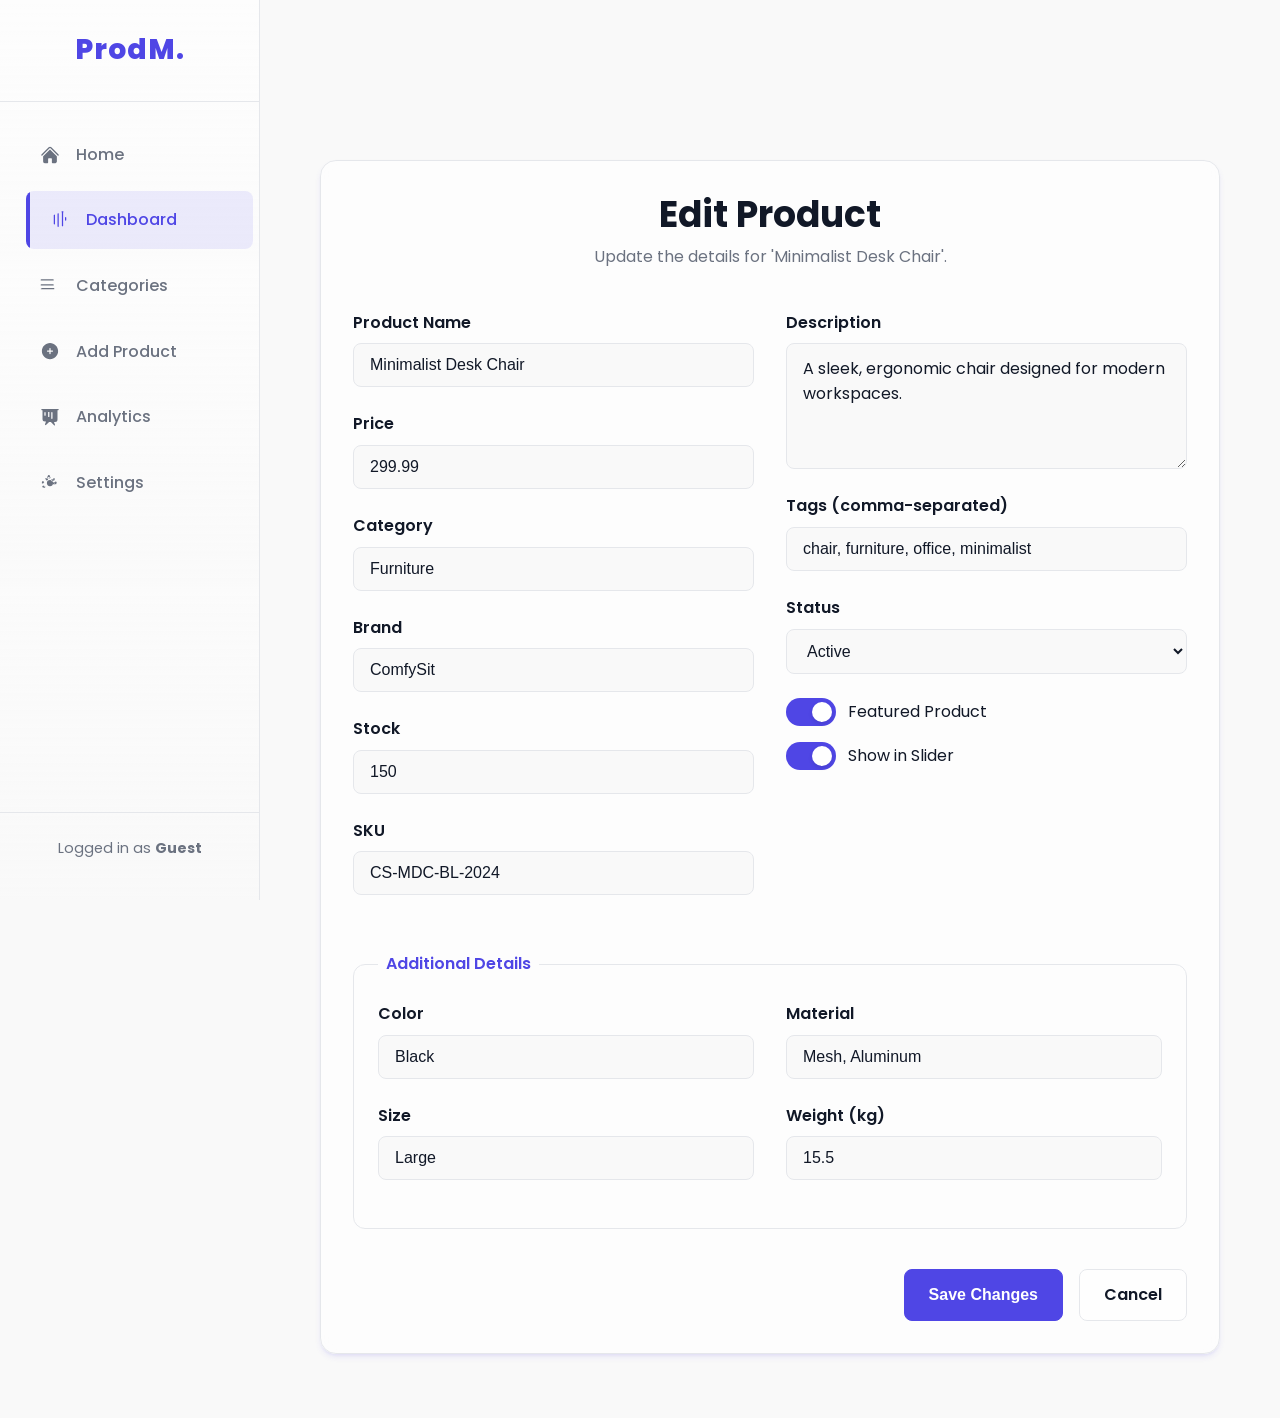
<file: edit.html>
<!DOCTYPE html>
<html lang="en">
<head>
    <meta charset="UTF-8">
    <meta name="viewport" content="width=device-width, initial-scale=1.0">
    <title>Edit Product - ProdM Dashboard</title>
    <link rel="stylesheet" href="css/style.css">
    <link rel="stylesheet" href="css/dashboard.css">
    <link rel="stylesheet" href="css/form.css">
</head>
<body>

    <div class="dashboard-layout">
        <aside class="sidebar">
            <div class="sidebar-header">
                <a href="index.html" class="logo">ProdM.</a>
            </div>
            <nav class="sidebar-nav">
                <ul>
                    <li><a href="index.html"><svg xmlns="http://www.w3.org/2000/svg" viewBox="0 0 24 24" fill="currentColor" width="20" height="20"><path d="M11.47 3.84a.75.75 0 011.06 0l8.69 8.69a.75.75 0 101.06-1.06l-8.68-8.69a2.25 2.25 0 00-3.18 0l-8.69 8.69a.75.75 0 001.06 1.06l8.69-8.69z" /><path d="M12 5.432l8.159 8.159c.03.03.06.058.091.086v6.198c0 1.035-.84 1.875-1.875 1.875H15a.75.75 0 01-.75-.75v-4.5a.75.75 0 00-.75-.75h-3a.75.75 0 00-.75.75V21a.75.75 0 01-.75.75H5.625a1.875 1.875 0 01-1.875-1.875v-6.198a2.29 2.29 0 00.091-.086L12 5.43z" /></svg><span>Home</span></a></li>
                    <li class="active"><a href="dashboard.html"><svg xmlns="http://www.w3.org/2000/svg" viewBox="0 0 24 24" fill="currentColor" width="20" height="20"><path d="M10.5 4.5a.75.75 0 00-1.5 0v15a.75.75 0 001.5 0v-15z" /><path d="M6 6.75A.75.75 0 004.5 6v10.5a.75.75 0 001.5 0V6.75zM15 1.5A.75.75 0 0115.75 3v15.75a.75.75 0 01-1.5 0V3A.75.75 0 0115 1.5z" /><path d="M19.5 9.75A.75.75 0 0018 9v3a.75.75 0 001.5 0v-3z" /></svg><span>Dashboard</span></a></li>
                    <li><a href="dashboard-categories.html"><svg xmlns="http://www.w3.org/2000/svg" viewBox="0 0 24 24" fill="currentColor" width="20" height="20"><path fill-rule="evenodd" d="M.75 4.75A.75.75 0 011.5 4h14.25a.75.75 0 010 1.5H1.5A.75.75 0 01.75 4.75zM1.5 10a.75.75 0 000 1.5h14.25a.75.75 0 000-1.5H1.5zM1.5 15.25a.75.75 0 01.75-.75h14.25a.75.75 0 010 1.5H1.5a.75.75 0 01-.75-.75z" clip-rule="evenodd" /></svg><span>Categories</span></a></li>
                    <li><a href="create.html"><svg xmlns="http://www.w3.org/2000/svg" viewBox="0 0 24 24" fill="currentColor" width="20" height="20"><path fill-rule="evenodd" d="M12 2.25c-5.385 0-9.75 4.365-9.75 9.75s4.365 9.75 9.75 9.75 9.75-4.365 9.75-9.75S17.385 2.25 12 2.25zM12.75 9a.75.75 0 00-1.5 0v2.25H9a.75.75 0 000 1.5h2.25V15a.75.75 0 001.5 0v-2.25H15a.75.75 0 000-1.5h-2.25V9z" clip-rule="evenodd" /></svg><span>Add Product</span></a></li>
                    <li><a href="#"><svg xmlns="http://www.w3.org/2000/svg" viewBox="0 0 24 24" fill="currentColor" width="20" height="20"><path fill-rule="evenodd" d="M2.25 2.25a.75.75 0 000 1.5H3v10.5a3 3 0 003 3h1.21l-1.172 3.513a.75.75 0 001.424.474L10.93 18H13.07l3.498 3.737a.75.75 0 001.424-.474L16.79 18h1.21a3 3 0 003-3V3.75h.75a.75.75 0 000-1.5H2.25zM6 6a.75.75 0 01.75.75v3a.75.75 0 01-1.5 0v-3A.75.75 0 016 6zm4.5 0A.75.75 0 0111.25 6v5.25a.75.75 0 01-1.5 0V6A.75.75 0 0110.5 6zm3.75 0a.75.75 0 01.75.75v6.75a.75.75 0 01-1.5 0V6.75a.75.75 0 01.75-.75z" clip-rule="evenodd" /></svg><span>Analytics</span></a></li>
                    <li><a href="#"><svg xmlns="http://www.w3.org/2000/svg" viewBox="0 0 24 24" fill="currentColor" width="20" height="20"><path fill-rule="evenodd" d="M11.078 2.25c-.917 0-1.699.663-1.946 1.55l-.29 1.012a.75.75 0 00.34 1.05l1.19.715a.75.75 0 001.05-.34l.29-1.012A2.25 2.25 0 0011.078 2.25zM12.242 4.13l.29 1.012a.75.75 0 01-.34 1.05l-1.19.715a.75.75 0 01-1.05-.34l-.29-1.012a.75.75 0 01.946-.805l1.634.486zM15.945 6.48l1.012-.29a.75.75 0 01.805.946l-.486 1.634a.75.75 0 01-1.05.34l-1.19-.715a.75.75 0 01.34-1.05zm-2.828 2.828l1.19.715a.75.75 0 001.05-.34l.486-1.634a.75.75 0 00-.805-.946l-1.012.29a.75.75 0 00-.34 1.05zM18.19 10.18l1.012.29a.75.75 0 01.805.946l-.486 1.634a.75.75 0 01-1.05.34l-1.19-.715a.75.75 0 01.34-1.05zm-2.828 2.828l1.19.715a.75.75 0 001.05-.34l.486-1.634a.75.75 0 00-.805-.946l-1.012.29a.75.75 0 00-.34 1.05zM12 15.75a3.75 3.75 0 100-7.5 3.75 3.75 0 000 7.5zM6.48 15.945l-.29 1.012a.75.75 0 01-.946.805l-1.634-.486a.75.75 0 01-.805-.946l.29-1.012a.75.75 0 001.05-.34l1.19.715a.75.75 0 00.34 1.05zM4.13 12.242l-1.012.29a.75.75 0 01-.946-.805l.486-1.634a.75.75 0 011.05-.34l1.19.715a.75.75 0 01-.34 1.05zM6.48 8.055l-.29-1.012a.75.75 0 01.946-.805l1.634.486a.75.75 0 01.805.946l-.29 1.012a.75.75 0 00-1.05.34l-1.19-.715a.75.75 0 00-.34-1.05z" clip-rule="evenodd" /></svg><span>Settings</span></a></li>
                </ul>
            </nav>
            <div class="sidebar-footer">
                <p>Logged in as <strong>Guest</strong></p>
            </div>
        </aside>

        <main class="main-content">
            <div class="form-container panel">
                <h1 class="form-title">Edit Product</h1>
                <p class="form-subtitle">Update the details for 'Minimalist Desk Chair'.</p>

                <form action="#" method="POST" class="product-form">
                    <div class="form-grid">
                        <!-- Column 1 -->
                        <div class="form-column">
                            <div class="form-group">
                                <label for="name">Product Name</label>
                                <input type="text" id="name" name="name" value="Minimalist Desk Chair" required>
                            </div>
                            <div class="form-group">
                                <label for="price">Price</label>
                                <input type="number" id="price" name="price" step="0.01" min="0" value="299.99" required>
                            </div>
                            <div class="form-group">
                                <label for="category">Category</label>
                                <input type="text" id="category" name="category" value="Furniture" required>
                            </div>
                            <div class="form-group">
                                <label for="brand">Brand</label>
                                <input type="text" id="brand" name="brand" value="ComfySit">
                            </div>
                            <div class="form-group">
                                <label for="stock">Stock</label>
                                <input type="number" id="stock" name="stock" min="0" value="150" required>
                            </div>
                             <div class="form-group">
                                <label for="sku">SKU</label>
                                <input type="text" id="sku" name="sku" value="CS-MDC-BL-2024">
                            </div>
                        </div>
                        <!-- Column 2 -->
                        <div class="form-column">
                            <div class="form-group">
                                <label for="description">Description</label>
                                <textarea id="description" name="description" rows="4">A sleek, ergonomic chair designed for modern workspaces.</textarea>
                            </div>
                            <div class="form-group">
                                <label for="tags">Tags (comma-separated)</label>
                                <input type="text" id="tags" name="tags" value="chair, furniture, office, minimalist">
                            </div>
                             <div class="form-group">
                                <label for="status">Status</label>
                                <select id="status" name="status">
                                    <option value="active" selected>Active</option>
                                    <option value="archived">Archived</option>
                                    <option value="draft">Draft</option>
                                </select>
                            </div>
                            <div class="form-group-inline switch-group">
                                 <div class="switch-container">
                                    <label class="switch">
                                        <input type="checkbox" id="featured" name="featured" checked>
                                        <span class="slider"></span>
                                    </label>
                                    <label for="featured">Featured Product</label>
                                </div>
                                <div class="switch-container">
                                    <label class="switch">
                                        <input type="checkbox" id="in-slider" name="in-slider" checked>
                                        <span class="slider"></span>
                                    </label>
                                    <label for="in-slider">Show in Slider</label>
                                </div>
                            </div>
                        </div>
                    </div>

                    <fieldset class="form-fieldset">
                        <legend>Additional Details</legend>
                        <div class="form-grid">
                            <div class="form-column">
                                 <div class="form-group">
                                    <label for="color">Color</label>
                                    <input type="text" id="color" name="color" value="Black">
                                </div>
                                 <div class="form-group">
                                    <label for="size">Size</label>
                                    <input type="text" id="size" name="size" value="Large">
                                </div>
                            </div>
                            <div class="form-column">
                                 <div class="form-group">
                                    <label for="material">Material</label>
                                    <input type="text" id="material" name="material" value="Mesh, Aluminum">
                                </div>
                                 <div class="form-group">
                                    <label for="weight">Weight (kg)</label>
                                    <input type="number" id="weight" name="weight" step="0.01" value="15.5">
                                </div>
                            </div>
                        </div>
                    </fieldset>

                    <div class="form-actions">
                        <button type="submit" class="btn btn-primary btn-submit">
                            <span class="btn-text">Save Changes</span>
                            <span class="btn-spinner"></span>
                            <span class="btn-success-icon">✔</span>
                        </button>
                        <a href="dashboard.html" class="btn btn-secondary">Cancel</a>
                    </div>
                </form>
            </div>
        </main>
    </div>

    <div class="toast-container"></div>
    <script src="js/main.js"></script>
    <script src="js/dashboard.js"></script>
    <script>
        // Interactive form submission script
        const form = document.querySelector('.product-form');
        const submitBtn = form.querySelector('.btn-submit');

        form.addEventListener('submit', function(e) {
            e.preventDefault();
            if (submitBtn.classList.contains('loading')) return;

            // --- Start loading state ---
            submitBtn.classList.add('loading');
            submitBtn.disabled = true;

            // --- Simulate network request ---
            setTimeout(() => {
                // --- Switch to success state ---
                submitBtn.classList.remove('loading');
                submitBtn.classList.add('success');

                // --- Show toast ---
                showToast('Product saved successfully!', 'success');

                // --- Revert button to normal state ---
                setTimeout(() => {
                    submitBtn.classList.remove('success');
                    submitBtn.disabled = false;
                }, 2000);

            }, 1500);
        });
    </script>
</body>
</html>
</file>
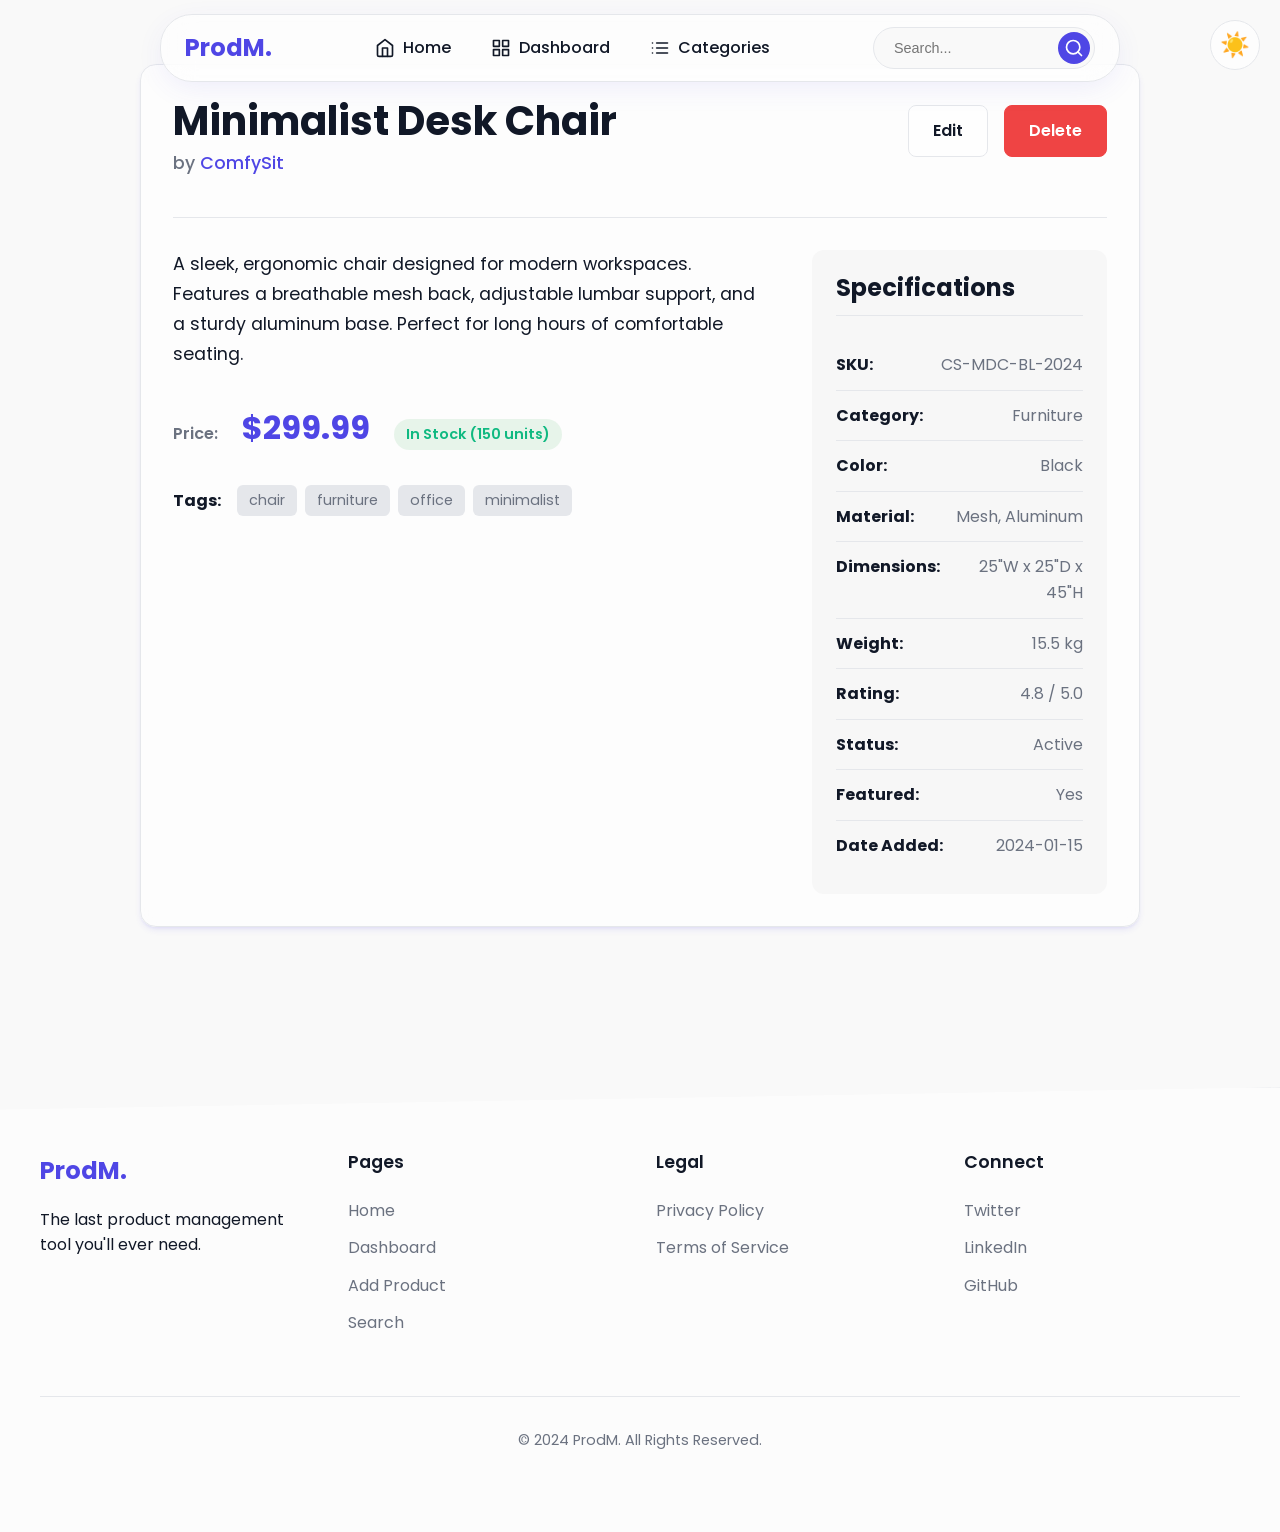
<file: product.html>
<!DOCTYPE html>
<html lang="en">
<head>
    <meta charset="UTF-8">
    <meta name="viewport" content="width=device-width, initial-scale=1.0">
    <title>Product Details - ProdM</title>
    <link rel="stylesheet" href="css/style.css">
    <link rel="stylesheet" href="css/product.css">
</head>
<body>

    <header>
        <nav>
            <a href="index.html" class="logo">ProdM.</a>
            <ul class="nav-links">
                <div class="nav-highlight"></div>
                <li><a href="index.html"><svg xmlns="http://www.w3.org/2000/svg" width="20" height="20" viewBox="0 0 24 24" fill="none" stroke="currentColor" stroke-width="2" stroke-linecap="round" stroke-linejoin="round"><path d="M3 9l9-7 9 7v11a2 2 0 0 1-2 2H5a2 2 0 0 1-2-2z"></path><polyline points="9 22 9 12 15 12 15 22"></polyline></svg><span>Home</span></a></li>
                <li><a href="dashboard.html"><svg xmlns="http://www.w3.org/2000/svg" width="20" height="20" viewBox="0 0 24 24" fill="none" stroke="currentColor" stroke-width="2" stroke-linecap="round" stroke-linejoin="round"><rect x="3" y="3" width="7" height="7"></rect><rect x="14" y="3" width="7" height="7"></rect><rect x="14" y="14" width="7" height="7"></rect><rect x="3" y="14" width="7" height="7"></rect></svg><span>Dashboard</span></a></li>
                <li class="has-dropdown">
                    <a href="#"><svg xmlns="http://www.w3.org/2000/svg" width="20" height="20" viewBox="0 0 24 24" fill="none" stroke="currentColor" stroke-width="2" stroke-linecap="round" stroke-linejoin="round"><line x1="8" y1="6" x2="21" y2="6"></line><line x1="8" y1="12" x2="21" y2="12"></line><line x1="8" y1="18" x2="21" y2="18"></line><line x1="3" y1="6" x2="3.01" y2="6"></line><line x1="3" y1="12" x2="3.01" y2="12"></line><line x1="3" y1="18" x2="3.01" y2="18"></line></svg><span>Categories</span></a>
                    <ul class="dropdown-menu">
                        <li><a href="#">Furniture</a></li>
                        <li><a href="#">Electronics</a></li>
                        <li><a href="#">Lighting</a></li>
                        <li><a href="#">Audio</a></li>
                        <li><a href="dashboard-categories.html">All Categories</a></li>
                    </ul>
                </li>
            </ul>
            <form action="search.html" method="GET" class="nav-search-form">
                <input type="search" name="query" placeholder="Search..." class="nav-search-input">
                <button type="submit" aria-label="Search button">
                    <svg xmlns="http://www.w3.org/2000/svg" width="20" height="20" viewBox="0 0 24 24" fill="none" stroke="currentColor" stroke-width="2" stroke-linecap="round" stroke-linejoin="round"><circle cx="11" cy="11" r="8"></circle><line x1="21" y1="21" x2="16.65" y2="16.65"></line></svg>
                </button>
            </form>
        </nav>
    </header>

    <main class="container">
        <div class="product-details-container panel">
            <div class="product-header">
                <div>
                    <h1 class="product-name">Minimalist Desk Chair</h1>
                    <p class="product-brand">by <a href="#">ComfySit</a></p>
                </div>
                <div class="product-actions">
                    <a href="edit.html" class="btn btn-secondary">Edit</a>
                    <a href="delete.html" class="btn btn-danger">Delete</a>
                </div>
            </div>

            <div class="product-body">
                <div class="product-main-details">
                    <p class="product-description">
                        A sleek, ergonomic chair designed for modern workspaces. Features a breathable mesh back, adjustable lumbar support, and a sturdy aluminum base. Perfect for long hours of comfortable seating.
                    </p>

                    <div class="product-pricing">
                        <span class="price-label">Price:</span>
                        <span class="price-value">$299.99</span>
                        <span class="stock-status in-stock">In Stock (150 units)</span>
                    </div>

                    <div class="product-tags">
                        <strong>Tags:</strong>
                        <span class="tag">chair</span>
                        <span class="tag">furniture</span>
                        <span class="tag">office</span>
                        <span class="tag">minimalist</span>
                    </div>
                </div>

                <div class="product-secondary-details">
                    <h3 class="details-title">Specifications</h3>
                    <ul class="spec-list">
                        <li><strong>SKU:</strong> <span>CS-MDC-BL-2024</span></li>
                        <li><strong>Category:</strong> <span>Furniture</span></li>
                        <li><strong>Color:</strong> <span>Black</span></li>
                        <li><strong>Material:</strong> <span>Mesh, Aluminum</span></li>
                        <li><strong>Dimensions:</strong> <span>25"W x 25"D x 45"H</span></li>
                        <li><strong>Weight:</strong> <span>15.5 kg</span></li>
                        <li><strong>Rating:</strong> <span>4.8 / 5.0</span></li>
                        <li><strong>Status:</strong> <span>Active</span></li>
                        <li><strong>Featured:</strong> <span>Yes</span></li>
                        <li><strong>Date Added:</strong> <span>2024-01-15</span></li>
                    </ul>
                </div>
            </div>
        </div>
    </main>

    <footer>
        <div class="footer-grid">
            <div class="footer-column">
                <a href="index.html" class="logo">ProdM.</a>
                <p>The last product management tool you'll ever need.</p>
            </div>
            <div class="footer-column">
                <h4>Pages</h4>
                <ul>
                    <li><a href="index.html">Home</a></li>
                    <li><a href="dashboard.html">Dashboard</a></li>
                    <li><a href="create.html">Add Product</a></li>
                    <li><a href="search.html">Search</a></li>
                </ul>
            </div>
            <div class="footer-column">
                <h4>Legal</h4>
                <ul>
                    <li><a href="#">Privacy Policy</a></li>
                    <li><a href="#">Terms of Service</a></li>
                </ul>
            </div>
            <div class="footer-column">
                <h4>Connect</h4>
                <ul>
                    <li><a href="#">Twitter</a></li>
                    <li><a href="#">LinkedIn</a></li>
                    <li><a href="#">GitHub</a></li>
                </ul>
            </div>
        </div>
        <div class="footer-bottom">
            <p>&copy; 2024 ProdM. All Rights Reserved.</p>
        </div>
    </footer>

    <button id="theme-toggle" class="theme-toggle" aria-label="Toggle dark mode">
        <span class="icon-sun">☀️</span>
        <span class="icon-moon">🌙</span>
    </button>

    <div class="toast-container"></div>

    <script src="js/main.js"></script>
</body>
</html>
</file>
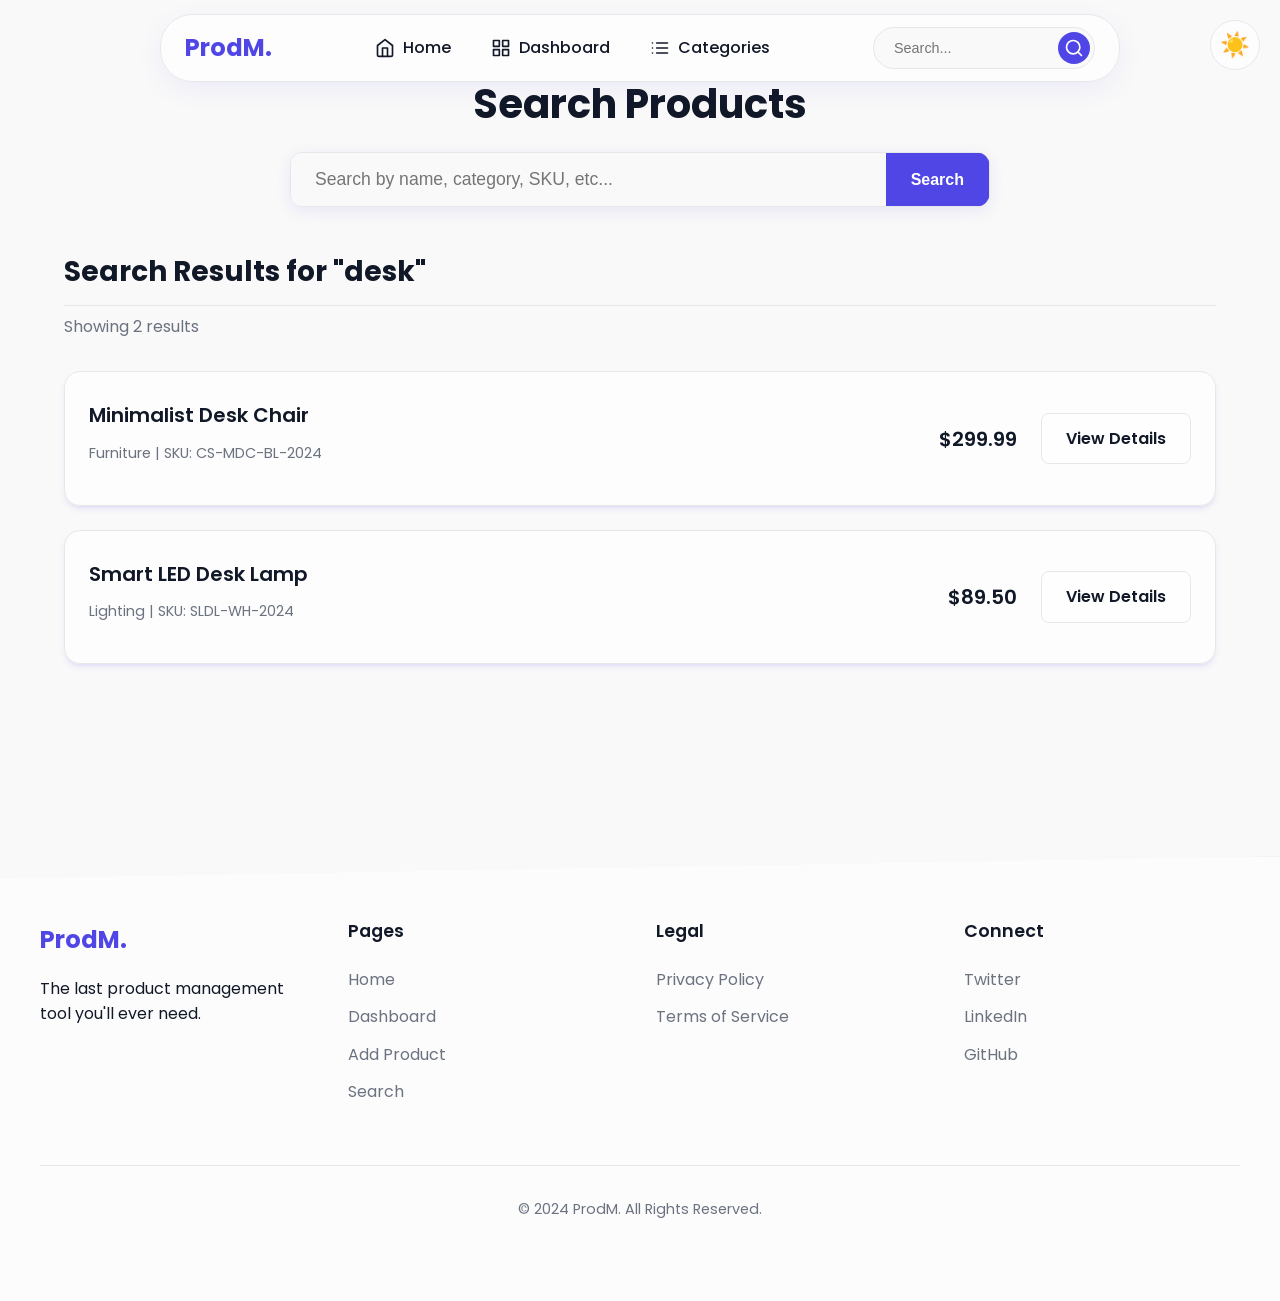
<file: search.html>
<!DOCTYPE html>
<html lang="en">
<head>
    <meta charset="UTF-8">
    <meta name="viewport" content="width=device-width, initial-scale=1.0">
    <title>Search Products - ProdM</title>
    <link rel="stylesheet" href="css/style.css">
    <link rel="stylesheet" href="css/search.css">
</head>
<body>

    <header>
        <nav>
            <a href="index.html" class="logo">ProdM.</a>
            <ul class="nav-links">
                <div class="nav-highlight"></div>
                <li><a href="index.html"><svg xmlns="http://www.w3.org/2000/svg" width="20" height="20" viewBox="0 0 24 24" fill="none" stroke="currentColor" stroke-width="2" stroke-linecap="round" stroke-linejoin="round"><path d="M3 9l9-7 9 7v11a2 2 0 0 1-2 2H5a2 2 0 0 1-2-2z"></path><polyline points="9 22 9 12 15 12 15 22"></polyline></svg><span>Home</span></a></li>
                <li><a href="dashboard.html"><svg xmlns="http://www.w3.org/2000/svg" width="20" height="20" viewBox="0 0 24 24" fill="none" stroke="currentColor" stroke-width="2" stroke-linecap="round" stroke-linejoin="round"><rect x="3" y="3" width="7" height="7"></rect><rect x="14" y="3" width="7" height="7"></rect><rect x="14" y="14" width="7" height="7"></rect><rect x="3" y="14" width="7" height="7"></rect></svg><span>Dashboard</span></a></li>
                <li class="has-dropdown">
                    <a href="#"><svg xmlns="http://www.w3.org/2000/svg" width="20" height="20" viewBox="0 0 24 24" fill="none" stroke="currentColor" stroke-width="2" stroke-linecap="round" stroke-linejoin="round"><line x1="8" y1="6" x2="21" y2="6"></line><line x1="8" y1="12" x2="21" y2="12"></line><line x1="8" y1="18" x2="21" y2="18"></line><line x1="3" y1="6" x2="3.01" y2="6"></line><line x1="3" y1="12" x2="3.01" y2="12"></line><line x1="3" y1="18" x2="3.01" y2="18"></line></svg><span>Categories</span></a>
                    <ul class="dropdown-menu">
                        <li><a href="#">Furniture</a></li>
                        <li><a href="#">Electronics</a></li>
                        <li><a href="#">Lighting</a></li>
                        <li><a href="#">Audio</a></li>
                        <li><a href="dashboard-categories.html">All Categories</a></li>
                    </ul>
                </li>
            </ul>
            <form action="search.html" method="GET" class="nav-search-form">
                <input type="search" name="query" placeholder="Search..." class="nav-search-input">
                <button type="submit" aria-label="Search button">
                    <svg xmlns="http://www.w3.org/2000/svg" width="20" height="20" viewBox="0 0 24 24" fill="none" stroke="currentColor" stroke-width="2" stroke-linecap="round" stroke-linejoin="round"><circle cx="11" cy="11" r="8"></circle><line x1="21" y1="21" x2="16.65" y2="16.65"></line></svg>
                </button>
            </form>
        </nav>
    </header>

    <main class="container">
        <section class="search-section">
            <h1 class="search-title">Search Products</h1>
            <form action="#" method="GET" class="search-form">
                <input type="search" name="query" placeholder="Search by name, category, SKU, etc..." class="search-input">
                <button type="submit" class="btn btn-primary">Search</button>
            </form>
        </section>

        <section class="results-section">
            <h2 class="results-title">Search Results for "desk"</h2>
            <p class="results-count">Showing 2 results</p>

            <div class="results-list">
                <!-- Result 1 -->
                <div class="product-list-item panel">
                    <div class="product-info">
                        <h3 class="product-name"><a href="product.html">Minimalist Desk Chair</a></h3>
                        <p class="product-meta">
                            <span class="product-category">Furniture</span> |
                            <span class="product-sku">SKU: CS-MDC-BL-2024</span>
                        </p>
                    </div>
                    <div class="product-actions">
                        <span class="product-price">$299.99</span>
                        <a href="product.html" class="btn btn-secondary">View Details</a>
                    </div>
                </div>
                <!-- Result 2 -->
                <div class="product-list-item panel">
                    <div class="product-info">
                        <h3 class="product-name"><a href="product.html">Smart LED Desk Lamp</a></h3>
                        <p class="product-meta">
                            <span class="product-category">Lighting</span> |
                            <span class="product-sku">SKU: SLDL-WH-2024</span>
                        </p>
                    </div>
                    <div class="product-actions">
                        <span class="product-price">$89.50</span>
                        <a href="product.html" class="btn btn-secondary">View Details</a>
                    </div>
                </div>
            </div>
        </section>
    </main>

    <footer>
        <div class="footer-grid">
            <div class="footer-column">
                <a href="index.html" class="logo">ProdM.</a>
                <p>The last product management tool you'll ever need.</p>
            </div>
            <div class="footer-column">
                <h4>Pages</h4>
                <ul>
                    <li><a href="index.html">Home</a></li>
                    <li><a href="dashboard.html">Dashboard</a></li>
                    <li><a href="create.html">Add Product</a></li>
                    <li><a href="search.html">Search</a></li>
                </ul>
            </div>
            <div class="footer-column">
                <h4>Legal</h4>
                <ul>
                    <li><a href="#">Privacy Policy</a></li>
                    <li><a href="#">Terms of Service</a></li>
                </ul>
            </div>
            <div class="footer-column">
                <h4>Connect</h4>
                <ul>
                    <li><a href="#">Twitter</a></li>
                    <li><a href="#">LinkedIn</a></li>
                    <li><a href="#">GitHub</a></li>
                </ul>
            </div>
        </div>
        <div class="footer-bottom">
            <p>&copy; 2024 ProdM. All Rights Reserved.</p>
        </div>
    </footer>

    <button id="theme-toggle" class="theme-toggle" aria-label="Toggle dark mode">
        <span class="icon-sun">☀️</span>
        <span class="icon-moon">🌙</span>
    </button>

    <div class="toast-container"></div>

    <script src="js/main.js"></script>
</body>
</html>
</file>
<file: css/style.css>
@import url('https://fonts.googleapis.com/css2?family=Poppins:wght@300;400;500;600;700;800&display=swap');

/*=============================================
=            Global Styles            =
=============================================*/

/*---------------------------------
  CSS Variables (Themes)
---------------------------------*/
:root {
    --bg-color: #f9f9f9;
    --text-color: #111827;
    --primary-color: #4f46e5;
    --secondary-color: #6b7280;
    --panel-bg-color: rgba(255, 255, 255, 0.6);
    --panel-border-color: #e5e7eb;
    --shadow-color: rgba(79, 70, 229, 0.1);
    --success-color: #10b981;
    --error-color: #ef4444;
    --link-color: var(--primary-color);
    --hover-color: #4338ca;
}

[data-theme="dark"] {
    --bg-color: #111827;
    --text-color: #f9fafb;
    --primary-color: #6366f1;
    --secondary-color: #9ca3af;
    --panel-bg-color: rgba(31, 41, 55, 0.6);
    --panel-border-color: #374151;
    --shadow-color: rgba(99, 102, 241, 0.2);
    --success-color: #34d399;
    --error-color: #f87171;
    --link-color: var(--primary-color);
    --hover-color: #818cf8;
}

/*---------------------------------
  Resets and Base Styles
---------------------------------*/
*,
*::before,
*::after {
    box-sizing: border-box;
    margin: 0;
    padding: 0;
    transition: background-color 0.3s ease, color 0.3s ease, border-color 0.3s ease;
}

body {
    font-family: 'Poppins', -apple-system, BlinkMacSystemFont, "Segoe UI", Roboto, "Helvetica Neue", Arial, sans-serif;
    background-color: var(--bg-color);
    color: var(--text-color);
    line-height: 1.6;
    font-size: 16px;
    -webkit-font-smoothing: antialiased;
    -moz-osx-font-smoothing: grayscale;
}

/*---------------------------------
  Typography
---------------------------------*/
h1, h2, h3, h4, h5, h6 {
    font-weight: 700;
    line-height: 1.2;
    margin-bottom: 0.75rem;
}

h1 { font-size: 2.5rem; }
h2 { font-size: 2rem; }
h3 { font-size: 1.75rem; }

p {
    margin-bottom: 1rem;
}

a {
    color: var(--link-color);
    text-decoration: none;
    transition: color 0.3s ease;
}

a:hover {
    color: var(--hover-color);
    text-decoration: none; /* Remove underline on hover for a cleaner look */
}

/*---------------------------------
  Layout & Helpers
---------------------------------*/
.container {
    width: 90%;
    max-width: 1200px;
    margin: 0 auto;
    padding: 2rem 0;
}

/*---------------------------------
  Buttons
---------------------------------*/
.btn {
    display: inline-block;
    font-weight: 600;
    text-align: center;
    vertical-align: middle;
    cursor: pointer;
    user-select: none;
    background-color: transparent;
    border: 1px solid transparent;
    padding: 0.75rem 1.5rem;
    font-size: 1rem;
    border-radius: 0.5rem;
    transition: all 0.3s ease;
    transform: scale(1);
}

.btn:hover {
    transform: translateY(-2px);
    box-shadow: 0 4px 20px -5px var(--shadow-color);
}

.btn-primary {
    color: #fff;
    background-color: var(--primary-color);
    border-color: var(--primary-color);
}

.btn-primary:hover {
    color: #fff;
    background-color: var(--hover-color);
    border-color: var(--hover-color);
}

.btn-secondary {
    color: var(--text-color);
    background-color: var(--panel-bg-color);
    border-color: var(--panel-border-color);
}

.btn-secondary:hover {
    background-color: var(--panel-border-color);
    border-color: var(--hover-color);
}

.btn-danger {
    color: #fff;
    background-color: var(--error-color);
    border-color: var(--error-color);
}

.btn-danger:hover {
    color: #fff;
    opacity: 0.85;
}

/*---------------------------------
  Glassy Panel Style
---------------------------------*/
.panel {
    background-color: var(--panel-bg-color);
    border: 1px solid var(--panel-border-color);
    border-radius: 1rem;
    padding: 2rem;
    box-shadow: 0 4px 6px -1px var(--shadow-color), 0 2px 4px -2px var(--shadow-color);
    backdrop-filter: blur(8px);
    -webkit-backdrop-filter: blur(8px);
    transition: transform 0.3s ease, box-shadow 0.3s ease;
}

.panel:hover {
    transform: translateY(-5px);
    box-shadow: 0 10px 15px -3px var(--shadow-color), 0 4px 6px -2px var(--shadow-color);
}

/*---------------------------------
  Header & Navigation
---------------------------------*/
header {
    position: fixed;
    width: 60em;
    transform: translate(-50%, -50%);
    left: 50%;
    top: 3rem;
    z-index: 999;
}

header nav {
    max-width: 1200px;
    margin: 0 auto;
    display: flex;
    justify-content: space-between;
    align-items: center;
    background-color: var(--panel-bg-color);
    border: 1px solid var(--panel-border-color);
    backdrop-filter: blur(16px);
    -webkit-backdrop-filter: blur(16px);
    border-radius: 2rem;
    padding: 0.75rem 1.5rem;
    box-shadow: 0 8px 30px -5px var(--shadow-color);
}

.logo {
    font-size: 1.5rem;
    font-weight: 700;
    text-decoration: none;
}

.nav-links {
    position: relative;
    display: flex;
    align-items: center;
    gap: 0.5rem; /* Reduce gap to make highlight travel less */
    list-style: none;
    padding: 0;
    margin: 0;
}

.nav-highlight {
    position: absolute;
    top: 0;
    left: 0;
    background: linear-gradient(45deg, var(--primary-color), var(--hover-color));
    border-radius: 0.75rem;
    z-index: 0;
    opacity: 0;
}

.nav-links > li > a {
    font-weight: 500;
    text-decoration: none;
    position: relative;
    padding: 0.5rem 1rem;
    z-index: 1;
    color: var(--text-color);
    transition: color 0.3s ease;
    display: flex;
    align-items: center;
    gap: 0.5rem;
}

.nav-links > li > a:hover {
    color: #fff;
}

/* Dropdown Menu */
.has-dropdown {
    position: relative;
}

.dropdown-menu {
    position: absolute;
    top: 120%; /* Position below the nav link */
    left: 50%;
    transform: translateX(-50%);
    background-color: var(--bg-color);
    border: 1px solid var(--panel-border-color);
    border-radius: 0.75rem;
    padding: 0.5rem;
    list-style: none;
    width: max-content;
    z-index: 1000;
    box-shadow: 0 8px 30px -5px var(--shadow-color);
    opacity: 0;
    transform: translateX(-50%) translateY(10px);
    pointer-events: none;
    transition: all 0.3s ease;
}

.has-dropdown:hover .dropdown-menu {
    opacity: 1;
    transform: translateX(-50%) translateY(0);
    pointer-events: auto;
}

.dropdown-menu li a {
    display: block;
    padding: 0.75rem 1rem;
    border-radius: 0.5rem;
}

.dropdown-menu li a:hover {
    background-color: var(--panel-border-color);
    color: var(--text-color);
}

/* Nav Search Form */
.nav-search-form {
    display: flex;
    align-items: center;
    background-color: var(--bg-color);
    border: 1px solid var(--panel-border-color);
    border-radius: 2rem;
    padding: 0.25rem;
    transition: box-shadow 0.3s ease;
}

.nav-search-form:focus-within {
    box-shadow: 0 0 0 3px var(--shadow-color);
    border-color: var(--primary-color);
}

.nav-search-input {
    border: none;
    background: transparent;
    outline: none;
    padding: 0.5rem 1rem;
    width: 180px;
    font-size: 0.9rem;
    color: var(--text-color);
    transition: width 0.3s ease;
}

.nav-search-input:focus {
    width: 240px;
}

.nav-search-form button {
    display: flex;
    align-items: center;
    justify-content: center;
    background-color: var(--primary-color);
    border: none;
    border-radius: 50%;
    width: 32px;
    height: 32px;
    cursor: pointer;
    color: #fff;
    transition: background-color 0.3s ease;
}

.nav-search-form button:hover {
    background-color: var(--hover-color);
}

.nav-search-form button svg {
    stroke: #fff;
}


/*---------------------------------
  Theme Toggle Button
---------------------------------*/
.theme-toggle {
    background: var(--panel-bg-color);
    border: 1px solid var(--panel-border-color);
    border-radius: 2rem;
    cursor: pointer;
    position: fixed;
    top: 20px;
    right: 20px;
    z-index: 1000;
    width: 50px;
    height: 50px;
    display: flex;
    justify-content: center;
    align-items: center;
    font-size: 1.5rem;
    overflow: hidden; /* For the animation */
}

.theme-toggle-dash {
    overflow: hidden; /* For the animation */
}

.theme-toggle .icon-sun,
.theme-toggle .icon-moon,
.theme-toggle-dash .icon-sun,
.theme-toggle-dash .icon-moon {
    position: absolute;
    top: 50%;
    left: 50%;
    transform: translate(-50%, -50%);
    transition: transform 0.4s ease, opacity 0.4s ease;
}

/* Light mode (default) */
.theme-toggle .icon-moon,
.theme-toggle-dash .icon-moon {
    transform: translate(-50%, 150%) rotate(45deg);
    opacity: 0;
}

/* Dark mode */
[data-theme="dark"] .theme-toggle .icon-sun,
[data-theme="dark"] .theme-toggle-dash .icon-sun {
    transform: translate(-50%, -150%) rotate(-45deg);
    opacity: 0;
}

[data-theme="dark"] .theme-toggle .icon-moon,
[data-theme="dark"] .theme-toggle-dash .icon-moon {
    transform: translate(-50%, -50%) rotate(0deg);
    opacity: 1;
}

/*---------------------------------
  Footer
---------------------------------*/
footer {
    background-color: var(--panel-bg-color);
    border-top: 1px solid var(--panel-border-color);
    padding: 4rem 2rem;
    margin-top: 6rem;
    clip-path: polygon(0 5%, 100% 0, 100% 100%, 0% 100%);
}

.footer-grid {
    max-width: 1200px;
    margin: 0 auto;
    display: grid;
    grid-template-columns: repeat(auto-fit, minmax(200px, 1fr));
    gap: 2rem;
    margin-bottom: 3rem;
}

.footer-column .logo {
    margin-bottom: 1rem;
    display: inline-block;
}

.footer-column h4 {
    font-size: 1.1rem;
    font-weight: 600;
    margin-bottom: 1.5rem;
    color: var(--text-color);
}

.footer-column ul {
    list-style: none;
    padding: 0;
}

.footer-column ul li {
    margin-bottom: 0.75rem;
}

.footer-column ul li a {
    color: var(--secondary-color);
    text-decoration: none;
    transition: color 0.3s ease;
}

.footer-column ul li a:hover {
    color: var(--primary-color);
}

.footer-bottom {
    max-width: 1200px;
    margin: 0 auto;
    border-top: 1px solid var(--panel-border-color);
    padding-top: 2rem;
    text-align: center;
    color: var(--secondary-color);
    font-size: 0.9rem;
}

/*---------------------------------
  Toast Notifications
---------------------------------*/
.toast-container {
    position: fixed;
    top: 20px;
    right: 20px;
    z-index: 1050;
    display: flex;
    flex-direction: column;
    align-items: flex-end;
    gap: 1rem;
}

.toast {
    min-width: 300px;
    padding: 1rem 1.5rem;
    border-radius: 0.5rem;
    color: #fff;
    box-shadow: 0 4px 15px var(--shadow-color);
    opacity: 0;
    transform: translateX(100%);
    transition: all 0.4s ease;
}

.toast.show {
    opacity: 1;
    transform: translateX(0);
}

.toast-success {
    background-color: var(--success-color);
}

.toast-error {
    background-color: var(--error-color);
}

.toast-header {
    display: flex;
    justify-content: space-between;
    align-items: center;
    font-weight: 700;
}

.toast-header .close {
    background: none;
    border: none;
    color: #fff;
    font-size: 1.5rem;
    opacity: 0.8;
    cursor: pointer;
}
</file>
<file: css/index.css>
/*=============================================
=            Index Page Styles            =
=============================================*/

/*---------------------------------
  Hero Section
---------------------------------*/
.hero {
    position: relative;
    overflow: hidden;
    padding: 8rem 0;
}

/* Aurora Background */
@keyframes aurora-move {
    0% { transform: translate(-50%, -50%) rotate(0deg); }
    100% { transform: translate(-50%, -50%) rotate(360deg); }
}

.aurora-bg {
    position: absolute;
    top: 50%;
    left: 50%;
    width: 150vw;
    height: 150vh;
    transform: translate(-50%, -50%);
    animation: aurora-move 40s linear infinite;
    z-index: -1;
}

.aurora-dot {
    position: absolute;
    border-radius: 50%;
    filter: blur(100px);
    opacity: 0.4;
}
.aurora-dot:nth-child(1) {
    width: 500px; height: 500px;
    background: #ff7e5f;
    top: 10%; left: 10%;
}
.aurora-dot:nth-child(2) {
    width: 400px; height: 400px;
    background: #feb47b;
    top: 20%; left: 80%;
}
.aurora-dot:nth-child(3) {
    width: 300px; height: 300px;
    background: #00c6ff;
    top: 80%; left: 70%;
}
.aurora-dot:nth-child(4) {
    width: 350px; height: 350px;
    background: #ff00d4;
    top: 70%; left: 20%;
}

/* Hero Content */
.hero-content {
    display: grid;
    grid-template-columns: 1fr;
    gap: 4rem;
    align-items: center;
    position: relative;
    z-index: 1;
}

@media (min-width: 992px) {
    .hero-content {
        grid-template-columns: 1fr 1fr;
    }
}

.hero-title {
    font-size: 3.8rem;
    font-weight: 800;
    line-height: 1.1;
    margin-bottom: 1.5rem;
}

.hero-subtitle {
    font-size: 1.2rem;
    max-width: 500px;
    margin-bottom: 2.5rem;
    color: var(--secondary-color);
}

.hero-cta {
    display: flex;
    gap: 1rem;
}

.hero-cta .btn-primary {
    padding: 1rem 2rem;
    font-size: 1.1rem;
}

/* Hero Visual (Scrolling Columns) */
.hero-visual {
    display: flex;
    justify-content: center;
    align-items: center;
    height: 400px; /* Give the container a fixed height */
    overflow: hidden;
    position: relative;
    mask-image: linear-gradient(to bottom, transparent, black 20%, black 80%, transparent);
}

.scrolling-columns {
    display: flex;
    gap: 1rem;
    transform: rotate(-15deg) scale(1.2); /* Tilted, larger view */
}

.scrolling-column {
    display: flex;
    flex-direction: column;
    gap: 1rem;
    list-style: none; /* In case ul is used */
    padding: 0; /* In case ul is used */
    /* Animation will be applied by JS */
}

.product-card-sm {
    padding: 1rem;
    border-radius: 0.75rem;
    font-weight: 500;
    text-align: center;
    width: 180px;
}

/*---------------------------------
  Gooey Mouse Trail
---------------------------------*/
#gooey-svg {
    position: absolute;
    width: 0;
    height: 0;
}

.trail-container {
    position: fixed;
    top: 0;
    left: 0;
    width: 100%;
    height: 100%;
    pointer-events: none;
    z-index: 1051;
    filter: url(#gooey);
}

.trail-dot {
    position: absolute;
    top: 0;
    left: 0;
    border-radius: 50%;
    background-color: var(--primary-color);
    width: 22px; /* Smaller dots */
    height: 22px;
    /* transition is no longer needed, animation is pure JS */
}

/*---------------------------------
  Shared Section Styles
---------------------------------*/
.section-title {
    text-align: center;
    font-size: 2.25rem;
    margin-bottom: 2rem;
}

/*---------------------------------
  3D Product Carousel
---------------------------------*/
.product-carousel-section {
    padding-top: 4rem;
    padding-bottom: 4rem;
}

.carousel-3d-container {
    perspective: 1500px;
    width: 100%;
    max-width: 600px; /* A wider container for the coverflow effect */
    height: 300px;
    margin: 4rem auto;
    position: relative;
}

.carousel-3d {
    width: 100%;
    height: 100%;
    position: absolute;
    transform-style: preserve-3d;
    /* The container no longer rotates, the items do individually */
}

.carousel-3d-item {
    position: absolute;
    left: 0; right: 0;
    margin: 0 auto;
    width: 400px;
    height: 250px;
    backface-visibility: hidden;
    -webkit-backface-visibility: hidden; /* Safari */
    transform-origin: center center;
    transition: transform 0.8s cubic-bezier(0.77, 0, 0.175, 1),
                opacity 0.8s ease,
                z-index 0.8s ease;
}

.carousel-3d-item .product-card {
    height: 100%;
    text-align: center;
    display: flex;
    flex-direction: column;
    justify-content: center;
    align-items: center;
    padding: 1rem;
    background-color: var(--bg-color); /* Solid background */
    backdrop-filter: none; /* Remove glassy effect */
    border: 1px solid var(--panel-border-color);
}

.carousel-3d-item .product-card:hover {
    transform: translateY(0) scale(1.05); /* Override panel hover for carousel */
    border-color: var(--primary-color);
}

.carousel-3d-controls {
    text-align: center;
    margin-top: 2rem;
}

.carousel-3d-prev,
.carousel-3d-next {
    background: transparent;
    border: 1px solid var(--panel-border-color);
    color: var(--text-color);
    width: 50px;
    height: 50px;
    border-radius: 50%;
    cursor: pointer;
    margin: 0 1rem;
    transition: all 0.3s ease;
    display: inline-flex;
    justify-content: center;
    align-items: center;
}

.carousel-3d-prev:hover,
.carousel-3d-next:hover {
    background-color: var(--primary-color);
    color: #fff;
    border-color: var(--primary-color);
    transform: scale(1.1);
}

/* Indicator Dots */
.carousel-3d-dots {
    display: flex;
    justify-content: center;
    gap: 0.75rem;
    margin-top: 2rem;
}

.dot {
    width: 12px;
    height: 12px;
    border-radius: 50%;
    background-color: var(--panel-border-color);
    border: none;
    cursor: pointer;
    transition: all 0.3s ease;
}

.dot.active {
    background-color: var(--primary-color);
    transform: scale(1.2);
}

.dot:hover {
    background-color: var(--primary-color);
    opacity: 0.7;
}

/*---------------------------------
  Featured Products
---------------------------------*/
.featured-products-section {
    padding-top: 4rem;
    padding-bottom: 4rem;
}

.product-grid {
    display: grid;
    grid-template-columns: repeat(auto-fit, minmax(300px, 1fr));
    gap: 2rem;
}

.product-card {
    display: flex;
    flex-direction: column;
    justify-content: space-between;
}

.product-card-header {
    display: flex;
    justify-content: space-between;
    align-items: flex-start;
    margin-bottom: 1rem;
}

.product-name {
    font-size: 1.25rem;
    margin-right: 1rem;
}

.product-price {
    font-size: 1.25rem;
    font-weight: 700;
    color: var(--primary-color);
    white-space: nowrap;
}

.product-description {
    color: var(--secondary-color);
    flex-grow: 1;
    margin-bottom: 1.5rem;
}

.product-card-footer {
    display: flex;
    justify-content: space-between;
    align-items: center;
    border-top: 1px solid var(--panel-border-color);
    padding-top: 1rem;
}

.product-category {
    font-size: 0.9rem;
    font-weight: 500;
    color: var(--secondary-color);
}
</file>
<file: css/dashboard.css>
/*=============================================
=            Dashboard Styles            =
=============================================*/

/* Layout */
.dashboard-layout {
    display: flex;
    min-height: 100vh;
    background-color: var(--bg-color);
}

.sidebar {
    width: 260px;
    background: linear-gradient(180deg, var(--panel-bg-color) 0%, var(--bg-color) 100%);
    border-right: 1px solid var(--panel-border-color);
    display: flex;
    flex-direction: column;
    position: fixed;
    height: 100%;
    z-index: 1000;
    transition: width 0.3s ease;
}

.main-content {
    flex-grow: 1;
    margin-left: 260px;
    padding: 2rem 3rem;
    transition: margin-left 0.3s ease;
}

/* Sidebar */
.sidebar-header {
    padding: 1.75rem 1.5rem;
    border-bottom: 1px solid var(--panel-border-color);
    text-align: center;
}

.sidebar-header .logo {
    font-size: 1.75rem;
    font-weight: 800;
    letter-spacing: 1px;
}

.sidebar-nav {
    flex-grow: 1;
    padding: 1rem 0;
}

.sidebar-nav ul {
    list-style: none;
    flex-direction: column;
}

.sidebar-nav ul li a {
    display: flex;
    align-items: center;
    gap: 1rem;
    padding: 1rem 1.5rem;
    margin: 0.5rem 1rem;
    color: var(--secondary-color);
    font-weight: 500;
    text-decoration: none;
    border-radius: 0.5rem;
    transition: all 0.3s ease;
    position: relative;
    overflow: hidden;
}

.sidebar-nav ul li a::before {
    content: '';
    position: absolute;
    top: 0;
    left: 0;
    height: 100%;
    width: 4px;
    background-color: var(--primary-color);
    transform: scaleY(0);
    transform-origin: bottom;
    transition: transform 0.3s ease;
}

.sidebar-nav ul li.active a,
.sidebar-nav ul li a:hover {
    color: var(--primary-color);
    background-color: var(--shadow-color);
    transform: translateX(10px);
}

.sidebar-nav ul li.active a::before,
.sidebar-nav ul li a:hover::before {
    transform: scaleY(1);
    transform-origin: top;
}

.sidebar-nav ul li a svg {
    transition: transform 0.3s ease;
}

.sidebar-nav ul li a:hover svg {
    transform: scale(1.1);
}

.sidebar-footer {
    padding: 1.5rem;
    border-top: 1px solid var(--panel-border-color);
    font-size: 0.9rem;
    color: var(--secondary-color);
    text-align: center;
}

/* Main Content Header */
.main-header {
    display: flex;
    justify-content: space-between;
    align-items: center;
    margin-bottom: 2rem;
}

/* Stats Grid */
.stats-grid {
    display: grid;
    grid-template-columns: repeat(auto-fit, minmax(220px, 1fr));
    gap: 1.5rem;
    margin-bottom: 2rem;
}

.stat-card {
    display: flex;
    align-items: center;
    gap: 1.5rem;
    padding: 1.5rem;
}

.stat-card .panel:hover {
    /* Disable panel hover effect for stat cards if needed */
    transform: translateY(0);
}

.stat-icon {
    width: 60px;
    height: 60px;
    border-radius: 50%;
    display: flex;
    align-items: center;
    justify-content: center;
    color: #fff;
}

.stat-icon svg {
    width: 28px;
    height: 28px;
}

/* In a real app, these would be SVGs */
.icon-products { background-color: var(--primary-color); }
.icon-stock { background-color: var(--success-color); }
.icon-categories { background-color: #f59e0b; } /* Using a literal for orange */
.icon-revenue { background-color: var(--error-color); }


.stat-info {
    display: flex;
    flex-direction: column;
}

.stat-title {
    font-size: 1rem;
    color: var(--secondary-color);
    margin-bottom: 0.25rem;
}

.stat-value {
    font-size: 1.75rem;
    font-weight: 700;
    color: var(--text-color);
}

.main-header h1 {
    font-size: 2.25rem;
    font-weight: 800;
}

.header-actions {
    display: flex;
    align-items: center;
    gap: 1rem;
}

.theme-toggle-dash {
    background: transparent;
    border: 1px solid var(--panel-border-color);
    width: 44px;
    height: 44px;
    border-radius: 50%;
    cursor: pointer;
    display: flex;
    justify-content: center;
    align-items: center;
    font-size: 1.4rem;
    transition: all 0.3s ease;
}

.theme-toggle-dash {
    position: relative; /* Add this */
}

.theme-toggle-dash:hover {
    transform: rotate(15deg);
    border-color: var(--primary-color);
    color: var(--primary-color);
}

/* Content Panel / Table */
.content-panel {
    padding: 0; /* Remove default panel padding */
    border-radius: 1rem;
    overflow: hidden; /* To clip table corners */
}

.table-responsive {
    overflow-x: auto;
}

.product-table {
    width: 100%;
    border-collapse: collapse;
    text-align: left;
}

.product-table th,
.product-table td {
    padding: 1.25rem 1.5rem;
    border-bottom: 1px solid var(--panel-border-color);
    white-space: nowrap;
}

.product-table tbody tr {
    transition: background-color 0.3s ease;
}

.product-table thead {
    background-color: var(--panel-bg-color);
}

.product-table th {
    font-weight: 600;
    font-size: 0.85rem;
    text-transform: uppercase;
    letter-spacing: 0.75px;
    color: var(--secondary-color);
}

.product-table tbody tr:hover {
    background-color: var(--shadow-color);
}

.product-table tbody tr:last-child td {
    border-bottom: none;
}

.status-icon {
    display: inline-block;
    width: 24px;
    height: 24px;
    line-height: 24px;
    text-align: center;
    border-radius: 50%;
    color: #fff;
    font-weight: 700;
}

.status-icon.true {
    background-color: var(--success-color);
}

.status-icon.false {
    background-color: var(--secondary-color);
    opacity: 0.5;
}

.status-badge {
    padding: 0.25rem 0.75rem;
    border-radius: 1rem;
    font-size: 0.85rem;
    font-weight: 600;
}

.status-badge.active {
    background-color: rgba(40, 167, 69, 0.1);
    color: var(--success-color);
}

.status-badge.archived {
    background-color: rgba(108, 117, 125, 0.1);
    color: var(--secondary-color);
}

.actions-cell {
    display: flex;
    gap: 1rem;
}

.actions-cell a {
    font-size: 1.2rem;
    text-decoration: none;
}

/* Pagination */
.pagination {
    display: flex;
    justify-content: center;
    align-items: center;
    gap: 0.5rem;
    padding: 2rem;
}

.page-link, .page-link-ellipsis {
    padding: 0.5rem 1rem;
    border-radius: 0.5rem;
    color: var(--secondary-color);
    text-decoration: none;
    transition: background-color 0.2s;
}

.page-link:hover {
    background-color: var(--panel-border-color);
    color: var(--text-color);
}

.page-link.active {
    background-color: var(--primary-color);
    color: #fff;
    font-weight: 600;
}

.page-link.disabled {
    color: var(--panel-border-color);
    cursor: not-allowed;
}

.page-link-ellipsis {
    cursor: default;
}
</file>
<file: css/form.css>
/*=============================================
=            Form Styles            =
=============================================*/

.form-container {
    max-width: 900px;
    margin: 8rem auto 2rem; /* Increased top margin to account for fixed header */
}

.form-title {
    font-size: 2.25rem;
    text-align: center;
    margin-bottom: 0.5rem;
}

.form-subtitle {
    text-align: center;
    color: var(--secondary-color);
    margin-bottom: 2.5rem;
}

.product-form .form-grid {
    display: grid;
    grid-template-columns: 1fr;
    gap: 2rem;
}

@media (min-width: 768px) {
    .product-form .form-grid {
        grid-template-columns: 1fr 1fr;
    }
}

.form-group {
    margin-bottom: 1.5rem;
    display: flex;
    flex-direction: column;
}

.form-group label {
    font-weight: 600;
    margin-bottom: 0.5rem;
    color: var(--text-color);
}

input[type="text"],
input[type="number"],
input[type="email"],
input[type="password"],
textarea,
select {
    width: 100%;
    padding: 0.75rem 1rem;
    font-size: 1rem;
    border: 1px solid var(--panel-border-color);
    background-color: var(--bg-color);
    border-radius: 0.5rem;
    color: var(--text-color);
    transition: border-color 0.2s, box-shadow 0.2s;
}

input:focus,
textarea:focus,
select:focus {
    outline: none;
    border-color: var(--primary-color);
    box-shadow: 0 0 0 3px rgba(0, 123, 255, 0.25);
}

textarea {
    resize: vertical;
    font-family: inherit;
}

.form-group-inline.switch-group {
    display: flex;
    flex-direction: column;
    align-items: flex-start;
    gap: 1rem;
    margin-top: 1rem;
}

.switch-container {
    display: flex;
    align-items: center;
    gap: 0.75rem;
}

.switch-container label {
    margin-bottom: 0;
    cursor: pointer;
}

/* The switch - a wrapper for the checkbox */
.switch {
    position: relative;
    display: inline-block;
    width: 50px;
    height: 28px;
}

/* Hide default HTML checkbox */
.switch input {
    opacity: 0;
    width: 0;
    height: 0;
}

/* The slider */
.slider {
    position: absolute;
    cursor: pointer;
    top: 0;
    left: 0;
    right: 0;
    bottom: 0;
    background-color: var(--panel-border-color);
    transition: .4s;
    border-radius: 28px;
}

.slider:before {
    position: absolute;
    content: "";
    height: 20px;
    width: 20px;
    left: 4px;
    bottom: 4px;
    background-color: white;
    transition: .4s;
    border-radius: 50%;
    box-shadow: 0 2px 4px rgba(0,0,0,0.1);
}

input:checked + .slider {
    background-color: var(--primary-color);
}

input:focus + .slider {
    box-shadow: 0 0 1px var(--primary-color);
}

input:checked + .slider:before {
    transform: translateX(22px);
}

.form-fieldset {
    border: 1px solid var(--panel-border-color);
    border-radius: 0.75rem;
    padding: 1.5rem;
    margin-top: 2rem;
}

.form-fieldset legend {
    font-weight: 600;
    padding: 0 0.5rem;
    color: var(--primary-color);
}

.form-actions {
    margin-top: 2.5rem;
    display: flex;
    justify-content: flex-end;
    gap: 1rem;
}

/* Submit Button States */
@keyframes spin {
    to { transform: rotate(360deg); }
}

.btn-submit {
    position: relative;
    min-width: 150px; /* Give it a minimum width to avoid size changes */
}

.btn-spinner,
.btn-success-icon {
    position: absolute;
    top: 50%;
    left: 50%;
    transform: translate(-50%, -50%);
    opacity: 0;
    visibility: hidden;
    transition: all 0.3s ease;
}

.btn-spinner {
    width: 20px;
    height: 20px;
    border: 3px solid rgba(255, 255, 255, 0.3);
    border-top-color: #fff;
    border-radius: 50%;
}

.btn-submit.loading .btn-spinner {
    opacity: 1;
    visibility: visible;
    animation: spin 0.8s linear infinite;
}

.btn-submit.loading .btn-text {
    opacity: 0;
    visibility: hidden;
}

.btn-submit.success {
    background-color: var(--success-color) !important;
    border-color: var(--success-color) !important;
}

.btn-submit.success .btn-text {
    opacity: 0;
    visibility: hidden;
}

.btn-submit.success .btn-success-icon {
    opacity: 1;
    visibility: visible;
    font-size: 1.5rem;
}
</file>
<file: css/delete.css>
/*=============================================
=            Delete Page Styles            =
=============================================*/

.delete-container {
    max-width: 600px;
    margin: 4rem auto;
    text-align: center;
}

.warning-icon {
    font-size: 4rem;
    color: var(--error-color);
    margin-bottom: 1.5rem;
}

.warning-icon svg {
    width: 80px;
    height: 80px;
}

.delete-title {
    font-size: 2.5rem;
    margin-bottom: 1rem;
    color: var(--error-color);
}

.delete-text {
    font-size: 1.1rem;
    color: var(--secondary-color);
    margin-bottom: 2.5rem;
}

.delete-text strong {
    color: var(--text-color);
    font-weight: 600;
}

.delete-actions {
    display: flex;
    justify-content: center;
    gap: 1rem;
}
</file>
<file: css/product.css>
/*=============================================
=            Product Page Styles            =
=============================================*/

.product-details-container {
    max-width: 1000px;
    margin: 2rem auto;
}

/* Header */
.product-header {
    display: flex;
    justify-content: space-between;
    align-items: flex-start;
    flex-wrap: wrap;
    gap: 1rem;
    padding-bottom: 1.5rem;
    border-bottom: 1px solid var(--panel-border-color);
    margin-bottom: 2rem;
}

.product-name {
    font-size: 2.5rem;
    margin-bottom: 0.25rem;
}

.product-brand {
    font-size: 1.1rem;
    color: var(--secondary-color);
    font-weight: 500;
}

.product-brand a {
    color: var(--primary-color);
    text-decoration: none;
}

.product-brand a:hover {
    text-decoration: underline;
}

.product-actions {
    display: flex;
    gap: 1rem;
    margin-top: 0.5rem;
}

/* Body */
.product-body {
    display: grid;
    grid-template-columns: 1fr;
    gap: 3rem;
}

@media (min-width: 768px) {
    .product-body {
        grid-template-columns: 2fr 1fr;
    }
}

/* Main Details */
.product-description {
    line-height: 1.7;
    margin-bottom: 2rem;
    font-size: 1.1rem;
}

.product-pricing {
    margin-bottom: 2rem;
    display: flex;
    align-items: baseline;
    gap: 1.5rem;
    flex-wrap: wrap;
}

.price-label {
    font-weight: 600;
    color: var(--secondary-color);
}

.price-value {
    font-size: 2rem;
    font-weight: 700;
    color: var(--primary-color);
}

.stock-status {
    font-weight: 600;
    padding: 0.25rem 0.75rem;
    border-radius: 1rem;
    font-size: 0.9rem;
}

.stock-status.in-stock {
    background-color: rgba(40, 167, 69, 0.1);
    color: var(--success-color);
}

.stock-status.out-of-stock {
    background-color: rgba(220, 53, 69, 0.1);
    color: var(--error-color);
}

.product-tags {
    display: flex;
    flex-wrap: wrap;
    align-items: center;
    gap: 0.5rem;
}

.product-tags strong {
    margin-right: 0.5rem;
}

.tag {
    background-color: var(--panel-border-color);
    color: var(--secondary-color);
    padding: 0.25rem 0.75rem;
    border-radius: 0.375rem;
    font-size: 0.9rem;
}

/* Secondary Details */
.product-secondary-details {
    background-color: rgba(128, 128, 128, 0.05);
    padding: 1.5rem;
    border-radius: 0.75rem;
}

.details-title {
    font-size: 1.5rem;
    margin-bottom: 1.5rem;
    border-bottom: 1px solid var(--panel-border-color);
    padding-bottom: 0.75rem;
}

.spec-list {
    list-style: none;
    padding: 0;
    margin: 0;
}

.spec-list li {
    display: flex;
    justify-content: space-between;
    padding: 0.75rem 0;
    border-bottom: 1px solid var(--panel-border-color);
}

.spec-list li:last-child {
    border-bottom: none;
}

.spec-list li strong {
    color: var(--text-color);
}

.spec-list li span {
    color: var(--secondary-color);
    text-align: right;
}
</file>
<file: css/search.css>
/*=============================================
=            Search Page Styles            =
=============================================*/

.search-section {
    padding: 3rem 0;
    text-align: center;
}

.search-title {
    font-size: 2.5rem;
    margin-bottom: 1.5rem;
}

.search-form {
    display: flex;
    max-width: 700px;
    margin: 0 auto;
    border-radius: 0.75rem;
    overflow: hidden;
    border: 1px solid var(--panel-border-color);
    box-shadow: 0 4px 15px var(--shadow-color);
}

.search-input {
    flex-grow: 1;
    border: none;
    padding: 1rem 1.5rem;
    font-size: 1.1rem;
    background-color: var(--bg-color);
    color: var(--text-color);
}

.search-input:focus {
    outline: none;
}

.search-form .btn {
    border-radius: 0;
}

/* Results Section */
.results-section {
    padding-bottom: 4rem;
}

.results-title {
    font-size: 1.75rem;
    margin-bottom: 0.5rem;
    border-bottom: 1px solid var(--panel-border-color);
    padding-bottom: 1rem;
}

.results-count {
    color: var(--secondary-color);
    margin-bottom: 2rem;
}

.results-list {
    display: flex;
    flex-direction: column;
    gap: 1.5rem;
}

.product-list-item {
    display: flex;
    flex-wrap: wrap;
    justify-content: space-between;
    align-items: center;
    gap: 1rem;
    padding: 1.5rem;
}

.product-info .product-name a {
    font-size: 1.25rem;
    font-weight: 600;
    text-decoration: none;
    color: var(--text-color);
}
.product-info .product-name a:hover {
    color: var(--primary-color);
}

.product-meta {
    color: var(--secondary-color);
    font-size: 0.9rem;
}

.product-actions {
    display: flex;
    align-items: center;
    gap: 1.5rem;
}

.product-price {
    font-size: 1.25rem;
    font-weight: 600;
}
</file>
